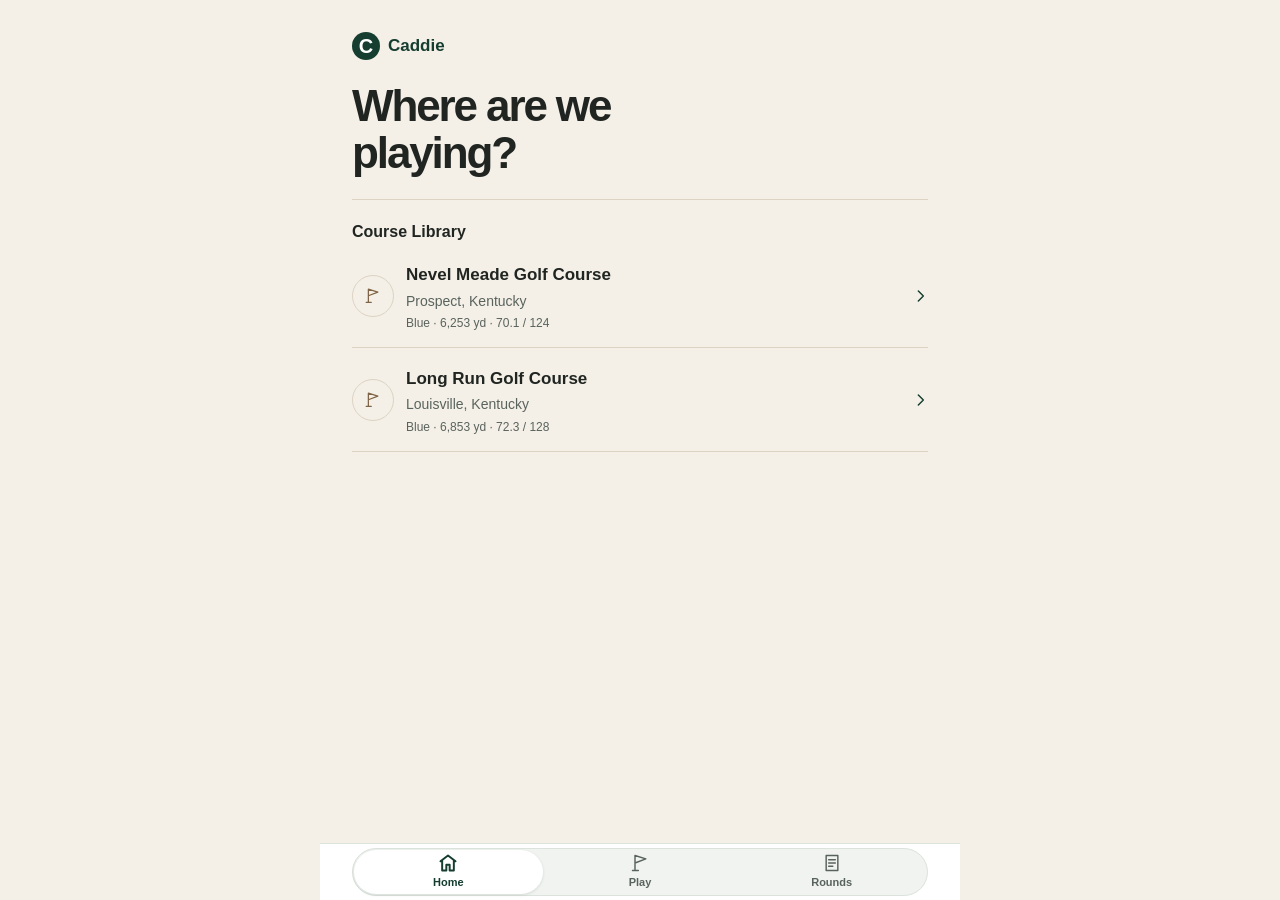
<file: index.html>
<!doctype html>
<html lang="en"><head><meta charset="utf-8">
<meta name="viewport" content="width=device-width,initial-scale=1,viewport-fit=cover">
<meta name="theme-color" content="#153D30">
<meta name="apple-mobile-web-app-capable" content="yes"><meta name="apple-mobile-web-app-status-bar-style" content="black-translucent">
<meta name="apple-mobile-web-app-title" content="Caddie">
<link rel="apple-touch-icon" href="./icons/icon-192.png"><link rel="manifest" href="./manifest.json">
<link rel="stylesheet" href="./styles.css"><title>Caddie</title></head>
<body><main id="app"><section class="loading"><div class="mark">C</div><h1>Caddie</h1><p>Loading your course library…</p></section></main>
<script src="./results.js"></script><script src="./strategy.js"></script><script src="./hole-layout.js"></script><script src="./memory.js"></script><script src="./caddie-context.js"></script><script src="./external-coach.js"></script><script src="./handoff.js"></script><script src="./app.js"></script></body></html>
</file>
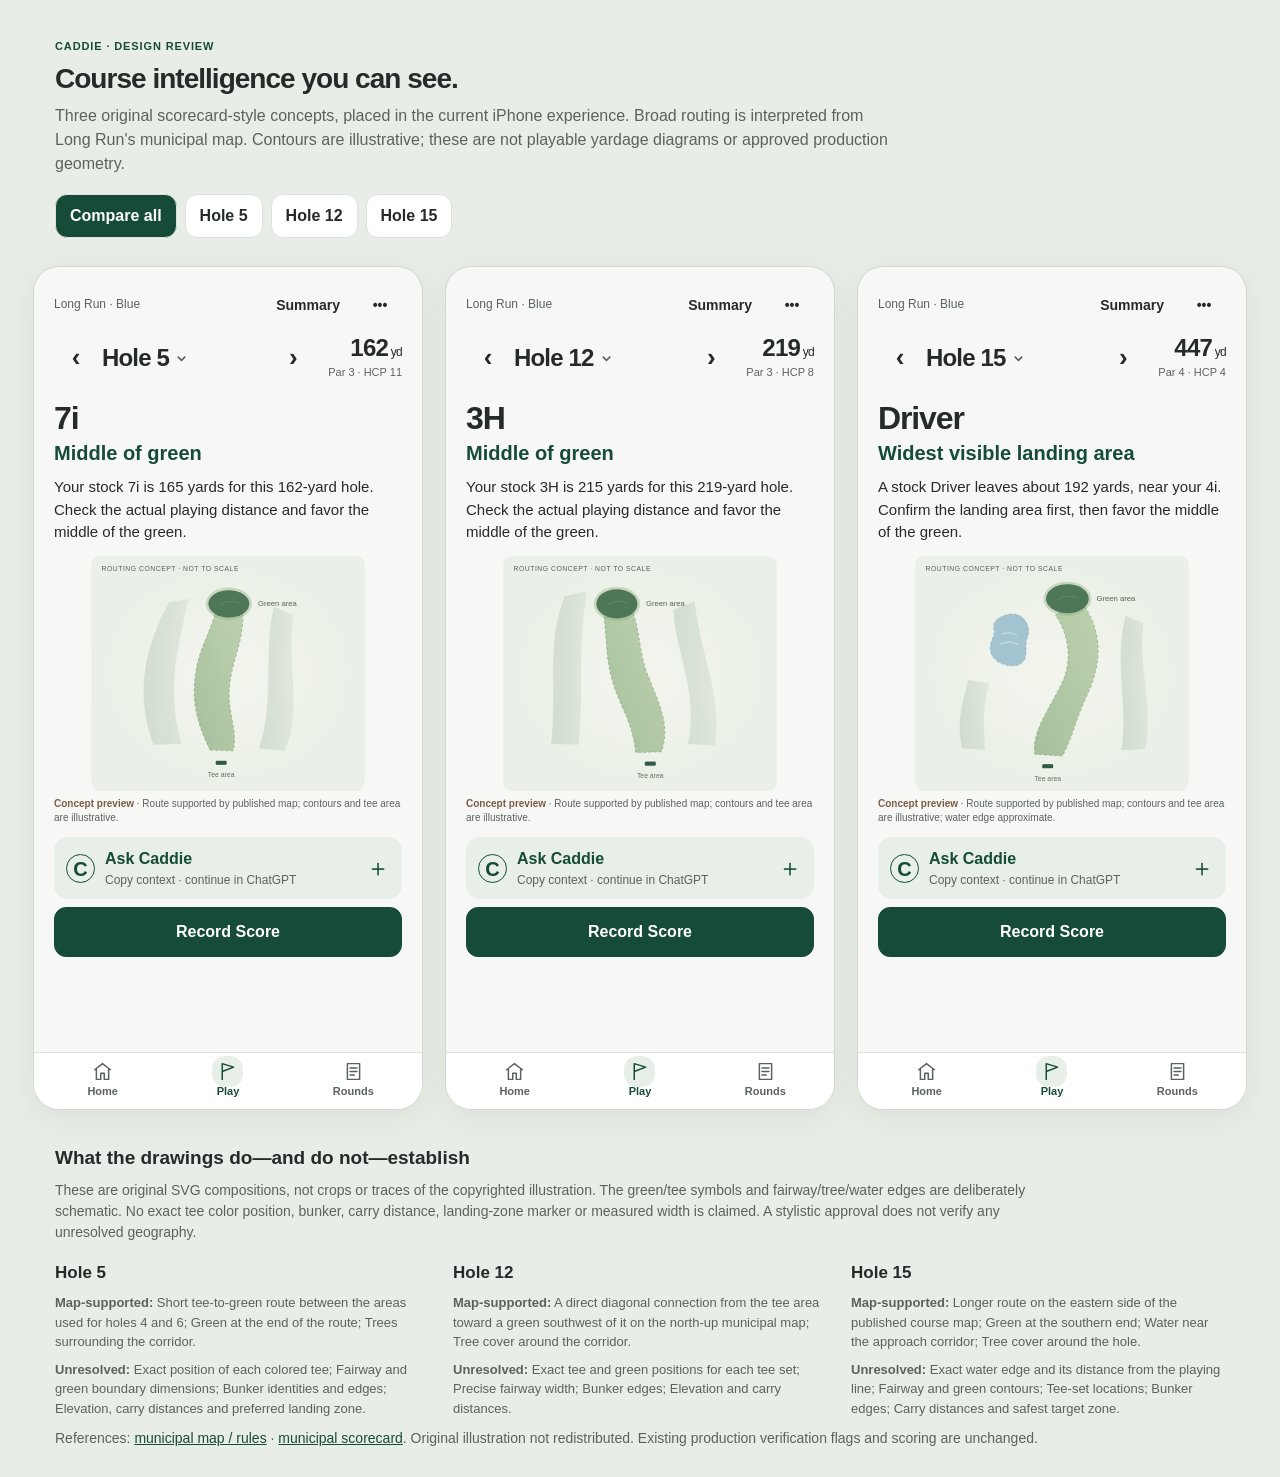
<file: design/long-run-hole-layout-concepts/index.html>
<!doctype html><html lang="en"><head><meta charset="utf-8"><meta name="viewport" content="width=device-width,initial-scale=1,viewport-fit=cover"><title>Caddie — Long Run hole visual concepts</title><style>/* Caddie V1.5 — compact iOS-style surfaces, no remote assets or UI framework. */
:root {
  --cream:#f7f8f6;
  --paper:#ffffff;
  --ink:#252b28;
  --muted:#59635d;
  --green:#164b38;
  --earth:#785d44;
  --line:#dce2dc;
  --selected:#e7efe8;
  --fairway:#a7c3a2;
  --putting:#426d50;
  --sand:#dcccaa;
  --water:#a5c4d4
}
* {
  box-sizing:border-box;
  -webkit-tap-highlight-color:transparent
}
html,body {
  margin:0;
  width:100%;
  height:100%;
  overflow:hidden;
  background:var(--cream);
  color:var(--ink);
  font-family:-apple-system,BlinkMacSystemFont,"Segoe UI",sans-serif;
  font-size:16px;
  line-height:1.45;
  font-variant-numeric:tabular-nums
}
body {
  position:fixed;
  inset:0;
  height:100dvh;
  padding:env(safe-area-inset-top,0px) env(safe-area-inset-right,0px) 0 env(safe-area-inset-left,0px)
}
#app {
  height:100%;
  max-width:640px;
  margin:auto
}
.screen {
  height:100%;
  min-height:0;
  display:flex;
  flex-direction:column
}
.content {
  flex:1;
  min-height:0;
  overflow-y:auto;
  overscroll-behavior-y:contain;
  padding:18px 22px 24px;
  -webkit-overflow-scrolling:touch
}
h1,h2,h3,p {
  margin:0
}
h1 {
  font-size:28px;
  line-height:1.12;
  letter-spacing:-.035em;
  font-weight:750;
  margin-top:8px
}
h2 {
  font-size:19px;
  line-height:1.25;
  font-weight:700
}
h3 {
  font-size:13px;
  font-weight:650
}
p {
  line-height:1.5
}
.eyebrow {
  font-size:11px;
  font-weight:700;
  letter-spacing:.08em;
  color:var(--muted)
}
.muted {
  color:var(--muted);
  font-size:13px
}
.intro {
  margin-top:14px;
  color:var(--muted)
}
.strategy {
  font-size:17px;
  line-height:1.5
}
.na {
  font-size:14px;
  color:var(--muted);
  margin-top:14px
}
button,input,textarea,select {
  font:inherit;
  color:inherit
}
button {
  cursor:pointer;
  touch-action:manipulation;
  min-height:44px;
  border:1px solid var(--line);
  border-radius:12px;
  background:transparent;
  font-weight:650
}
button:active {
  background:var(--selected)
}
button:disabled {
  opacity:.42;
  cursor:default
}
button:focus-visible,input:focus-visible,textarea:focus-visible,.scorecard:focus-visible {
  outline:3px solid var(--earth);
  outline-offset:2px
}
.primary {
  background:var(--green);
  border-color:var(--green);
  color:#fff;
  padding:12px 16px
}
.primary:active {
  background:#226347
}
.secondary {
  background:var(--paper);
  padding:10px 16px;
  color:var(--green)
}
.destructive {
  color:#9b3430;
  border:0;
  padding:10px 12px;
  background:transparent
}
.text-control {
  border:0;
  padding:0 6px;
  color:var(--green);
  font-size:14px;
  margin-bottom:10px
}
.brand {
  display:flex;
  align-items:center;
  gap:8px;
  color:var(--green);
  font-size:17px;
  font-weight:750;
  margin-bottom:18px
}
.brand-mark {
  display:grid;
  place-items:center;
  width:28px;
  height:28px;
  border-radius:50%;
  background:var(--green);
  color:#fff;
  font-size:20px
}
.library-list {
  margin:18px 0
}
.library-resume,.flow-action {
  width:100%;
  margin-top:20px
}
.course-choice {
  position:relative;
  display:block;
  width:100%;
  text-align:left;
  border:0;
  border-bottom:1px solid var(--line);
  border-radius:0;
  padding:18px 22px 18px 0;
  background:transparent
}
.course-choice:disabled {
  opacity:1;
  cursor:default;
}
.course-choice:disabled strong {
  color:var(--muted);
}
.course-choice:disabled::after {
  content:"—";
}
.course-choice::after {
  content:'›';
  position:absolute;
  right:1px;
  top:22px;
  font-size:23px;
  color:var(--muted);
  font-weight:400
}
.course-choice strong {
  display:block;
  font-size:18px;
  line-height:1.25;
  color:var(--ink)
}
.course-choice span {
  display:block;
  margin-top:5px;
  font-size:14px;
  font-weight:400;
  color:var(--muted)
}
.course-choice .history-score {
  font-size:25px;
  font-weight:700;
  color:var(--ink)
}
.start-actions {
  display:grid;
  gap:12px;
  margin-top:24px
}
.tee-warning {
  font-size:12px!important;
  color:var(--earth)!important
}
.storage-warning {
  color:var(--earth);
  border-left:3px solid var(--earth);
  padding-left:12px;
  margin:8px 0 18px;
  font-size:14px
}
.app-tabs {
  flex-shrink:0;
  display:grid;
  grid-template-columns:repeat(3,1fr);
  gap:12px;
  padding:4px 12px max(4px,env(safe-area-inset-bottom,0px));
  border-top:1px solid var(--line);
  background:var(--paper)
}
.app-tabs button {
  display:flex;
  flex-direction:column;
  align-items:center;
  justify-content:center;
  gap:2px;
  min-height:48px;
  border:0;
  color:var(--muted);
  font-size:11px
}
.app-tabs button[aria-current] {
  color:var(--green)
}
.app-tabs button[aria-current] svg {
  background:var(--selected);
  border-radius:8px;
  box-shadow:0 0 0 5px var(--selected)
}
.app-tabs svg {
  width:21px;
  height:21px;
  fill:none;
  stroke:currentColor;
  stroke-width:1.7;
  stroke-linecap:round;
  stroke-linejoin:round
}
.round-toolbar {
  display:flex;
  align-items:center;
  gap:8px;
  margin-bottom:8px
}
.round-toolbar .active-context {
  flex:1;
  color:var(--muted);
  font-size:12px
}
.round-toolbar button {
  margin:0;
  padding:0 10px;
  min-width:44px;
  color:var(--ink)
}
.screen-summary #open-summary {
  display:none
}
.hole-nav {
  display:grid;
  grid-template-columns:44px minmax(94px,1fr) 44px auto;
  gap:4px;
  align-items:center;
  margin-bottom:20px
}
.hole-nav h1 {
  margin:0;
  font-size:24px;
  min-width:0
}
.hole-nav button {
  border:0;
  min-width:44px;
  min-height:44px;
  color:var(--ink);
  font-size:26px;
  padding:0
}
.hole-nav #jump {
  display:flex;
  align-items:center;
  gap:4px;
  font-size:24px;
  letter-spacing:-.035em;
  white-space:nowrap;
  width:100%;
  text-align:left
}
.hole-nav #jump svg {
  width:15px;
  height:15px;
  fill:none;
  stroke:var(--muted);
  stroke-width:1.7;
  flex-shrink:0
}
.hole-distance {
  margin-left:9px;
  text-align:right
}
.hole-distance b {
  display:block;
  font-size:24px;
  line-height:1.1;
  letter-spacing:-.03em
}
.hole-distance small {
  font-size:12px;
  font-weight:500
}
.hole-distance span {
  display:block;
  color:var(--muted);
  font-size:11px;
  margin-top:4px
}
.recommendation {
  padding:0 0 16px;
  border:0;
  border-radius:0;
  background:transparent;
  box-shadow:none
}
.recommendation>.eyebrow {
  display:none
}
.recommended-club {
  font-size:32px;
  line-height:1.1;
  letter-spacing:-.035em;
  font-weight:750;
  color:var(--ink)
}
.target {
  font-size:20px;
  font-weight:550;
  color:var(--green);
  line-height:1.25;
  margin-top:5px
}
.target-label {
  display:none
}
.recommendation .strategy {
  font-size:16px;
  line-height:1.55;
  margin-top:14px;
  max-width:54ch
}
.layout-unavailable {
  display:flex;
  align-items:center;
  gap:7px;
  font-size:12px;
  color:var(--muted);
  padding:10px 0;
  border-top:1px solid var(--line);
  border-bottom:1px solid var(--line)
}
.layout-unavailable span {
  font-size:20px;
  line-height:1
}
.hole-layout {
  margin:0;
  padding:8px 0
}
.hole-layout svg {
  display:block;
  width:100%;
  height:clamp(140px,24dvh,220px);
  background:#eff3ed;
  border-radius:8px
}
.hole-layout figcaption {
  font-size:10px;
  color:var(--muted);
  margin-top:3px
}
.layout-fairway {
  fill:var(--fairway)
}
.layout-green,.layout-trees {
  fill:var(--putting)
}
.layout-bunker {
  fill:var(--sand)
}
.layout-water {
  fill:var(--water)
}
.layout-tee {
  fill:var(--green);
  stroke:#fff;
  stroke-width:.7
}
.layout-target {
  fill:transparent;
  stroke:#8b5c26;
  stroke-width:1;
  stroke-dasharray:1.5 1
}
.hole-actions {
  display:grid;
  gap:10px;
  margin-top:14px
}
.hole-actions .ask-control {
  display:flex;
  align-items:center;
  gap:10px;
  border:0;
  border-radius:14px;
  background:var(--selected);
  padding:10px 12px;
  min-height:62px;
  text-align:left;
  color:var(--green)
}
.ask-control strong {
  display:block;
  font-size:16px
}
.ask-control small {
  display:block;
  margin-top:2px;
  color:var(--muted);
  font-size:12px;
  font-weight:400
}
.intelligence-mark {
  width:32px;
  height:32px;
  flex-shrink:0;
  color:var(--green)
}
.ask-arrow {
  margin-left:auto;
  font-size:24px;
  font-weight:400
}
.hole-actions #record-score {
  min-height:48px
}
.course-heading {
  margin:16px 0 20px
}
.course-heading h1 {
  font-size:30px;
  max-width:17ch
}
.location {
  margin-top:10px;
  color:var(--muted)
}
.course-primary,.course-secondary {
  display:flex;
  gap:26px;
  flex-wrap:wrap
}
.metric b {
  display:block;
  font-size:28px;
  line-height:1.15;
  font-weight:750;
  overflow-wrap:anywhere
}
.metric span {
  display:block;
  font-size:12px;
  color:var(--muted);
  margin-top:5px
}
.course-secondary {
  margin-top:20px;
  padding-bottom:20px;
  border-bottom:1px solid var(--line)
}
.course-secondary .metric b {
  font-size:19px
}
.rating-note {
  margin-top:12px
}
.course-facts {
  margin-top:14px
}
.course-facts .summaryrow {
  display:grid;
  grid-template-columns:100px 1fr;
  gap:14px;
  padding:11px 0
}
.course-facts .summaryrow span {
  font-size:13px;
  color:var(--muted)
}
.course-facts .summaryrow b {
  font-size:15px;
  font-weight:500
}
.mission {
  margin:24px 0;
  padding:0;
  border:0;
  background:transparent
}
.mission h2 {
  font-size:12px;
  color:var(--earth);
  margin-bottom:10px
}
.mission .strategy {
  font-size:20px;
  font-weight:550
}
.briefing section {
  padding:16px 0;
  border-top:1px solid var(--line)
}
.briefing h2 {
  font-size:16px;
  margin-bottom:6px
}
.briefing p {
  font-size:15px;
  color:var(--muted)
}
.club-distances {
  margin-top:24px
}
.clubgrid {
  display:grid;
  grid-template-columns:repeat(3,1fr);
  gap:14px;
  margin-top:16px
}
.club b,.club span {
  display:block
}
.club span {
  font-size:13px;
  color:var(--muted)
}
.tracker fieldset {
  border:0;
  padding:0;
  margin:16px 0 0
}
.tracker legend,.tracker>label {
  font-weight:650;
  font-size:14px;
  margin-bottom:6px
}
.choices {
  display:flex;
  gap:3px;
  padding:3px;
  background:var(--cream);
  border-radius:12px
}
.choices button {
  flex:1;
  min-width:0;
  min-height:48px;
  border:0;
  border-radius:9px;
  background:var(--cream);
  font-size:15px;
  padding:4px 2px
}
.choices button.active {
  background:var(--green);
  color:#fff
}
.exact {
  display:flex;
  align-items:center;
  gap:8px;
  margin-top:12px
}
.exact label {
  flex:1;
  font-size:13px
}
.exact button {
  min-width:44px;
  font-size:20px
}
.exact input {
  width:64px;
  min-height:44px;
  text-align:center;
  border:1px solid var(--line);
  border-radius:8px;
  background:var(--cream);
  font-size:16px
}
.tracker>label {
  display:block;
  margin-top:16px
}
.tracker textarea,textarea {
  display:block;
  width:100%;
  padding:10px;
  border:1px solid var(--line);
  border-radius:10px;
  background:var(--cream);
  font:inherit;
  font-size:16px;
  resize:vertical
}
.tracker #save-status {
  font-size:12px;
  color:var(--muted);
  margin-top:8px;
  min-height:18px
}
.screen-summary h1+p {
  margin-top:10px;
  color:var(--muted)
}
.round-totals {
  margin-top:24px
}
.totals {
  display:grid;
  grid-template-columns:1fr 1fr;
  gap:18px;
  margin-top:12px
}
.totals .metric:nth-child(-n+2) b {
  font-size:44px;
  line-height:1;
  letter-spacing:-.045em
}
.totals .metric:nth-child(n+3) b {
  font-size:20px
}
.summary-actions {
  display:grid;
  gap:8px;
  margin-top:20px
}
.summary-actions #copy-status:empty,#ask-status:empty {
  display:none
}
#copy-status {
  font-size:14px;
  color:var(--green)
}
#copy-fallback {
  margin-top:8px
}
#copy-fallback textarea {
  margin:8px 0
}
#copy-fallback p {
  font-size:14px;
  margin-top:8px
}
#select-report {
  width:100%
}
.scorecard-section {
  margin-top:24px
}
.scorecard-section>p {
  font-size:12px;
  color:var(--muted);
  margin:6px 0 12px
}
.scorecard {
  max-height:52dvh;
  overflow:auto;
  overscroll-behavior:contain
}
table {
  border-collapse:collapse;
  width:100%;
  font-size:13px;
  white-space:nowrap
}
th,td {
  padding:8px 7px;
  border-bottom:1px solid var(--line);
  text-align:center
}
thead th {
  font-size:11px;
  color:var(--muted);
  font-weight:650
}
.scorecard thead {
  position:sticky;
  top:0;
  background:var(--cream);
  z-index:2
}
th:first-child {
  position:sticky;
  left:0;
  background:var(--cream)
}
th button {
  min-width:44px;
  min-height:44px;
  border:0;
  color:var(--green);
  text-decoration:underline;
  text-underline-offset:4px
}
.scorecard td:nth-child(3) {
  font-weight:750;
  font-size:17px
}
.note-cell {
  white-space:normal;
  min-width:160px;
  max-width:240px;
  overflow-wrap:anywhere;
  text-align:left
}
.round-stats {
  display:grid;
  grid-template-columns:1fr 1fr;
  gap:18px;
  margin-top:24px;
  padding:18px 0;
  border-top:1px solid var(--line)
}
.stat .summaryrow {
  display:flex;
  flex-direction:column-reverse;
  gap:3px
}
.stat .summaryrow b {
  font-size:24px;
  line-height:1.2
}
.stat .summaryrow span {
  font-size:13px;
  font-weight:600
}
.stat .muted {
  font-size:12px;
  margin-top:4px
}
.new-round-section {
  margin-top:24px
}
.new-round-section p {
  margin-top:8px
}
.new-round-section button {
  width:100%
}
#exit-home {
  margin-top:12px
}
.bottom-sheet,#ask-sheet {
  position:fixed;
  color:var(--ink);
  background:var(--paper);
  border:0;
  border-radius:24px 24px 0 0;
  width:min(100%,540px);
  max-width:100%;
  max-height:min(calc(100dvh - env(safe-area-inset-top,0px) - 12px),calc(var(--visual-height,100dvh) - env(safe-area-inset-top,0px) - 12px));
  margin:auto auto var(--keyboard-bottom,0px);
  padding:18px max(18px,env(safe-area-inset-right,0px)) max(18px,env(safe-area-inset-bottom,0px)) max(18px,env(safe-area-inset-left,0px));
  overflow-y:auto;
  overscroll-behavior:contain
}
.bottom-sheet::backdrop,#ask-sheet::backdrop {
  background:rgb(17 32 24 / .35)
}
.bottom-sheet[open] {
  display:flex;
  flex-direction:column
}
.sheet-heading {
  display:flex;
  align-items:center;
  gap:8px;
  flex-shrink:0;
  margin:0 0 12px
}
.sheet-heading h2 {
  flex:1;
  font-size:17px
}
.sheet-heading button {
  min-width:44px;
  min-height:44px;
  border:0;
  font-size:24px
}
.sheet-body {
  min-height:0;
  overflow-y:auto;
  overscroll-behavior:contain;
  padding:0 2px 8px
}
.sheet-footer {
  flex-shrink:0;
  padding-top:10px;
  border-top:1px solid var(--line)
}
.sheet-footer button {
  width:100%
}
#score-sheet fieldset:first-child {
  margin-top:0
}
.menu-items {
  display:grid;
  gap:2px
}
.menu-items button {
  border:0;
  border-bottom:1px solid var(--line);
  border-radius:0;
  text-align:left;
  padding:12px 6px;
  color:var(--ink)
}
body:has(dialog[open]) .content {
  overflow:hidden
}
#ask-sheet p {
  margin:12px 0
}
.sheet-actions {
  display:grid;
  gap:8px;
  margin-top:18px
}
.sheet-actions button {
  font-size:13px
}
#ask-status {
  font-weight:650;
  color:var(--green)
}
#open-chatgpt {
  color:var(--green);
  font-weight:700;
  min-height:44px;
  padding:10px 0
}
#open-chatgpt:not([hidden]) {
  display:block
}
#ask-fallback textarea {
  margin:8px 0
}
#ask-fallback button {
  width:100%;
  margin-top:8px
}
.nine {
  margin:18px 0
}
.nine h3 {
  color:var(--muted);
  margin-bottom:8px
}
.hole-grid {
  display:grid;
  grid-template-columns:repeat(9,minmax(0,1fr));
  gap:4px
}
.hole-grid button {
  position:relative;
  min-height:58px;
  border:0;
  border-radius:10px;
  background:var(--cream);
  padding:6px 0
}
.hole-grid button[aria-pressed=true] {
  background:var(--green);
  color:#fff
}
.hole-grid b,.hole-grid small {
  display:block
}
.hole-grid b {
  font-size:17px
}
.hole-grid small {
  font-size:11px;
  font-weight:400
}
.playing-dot {
  position:absolute;
  right:4px;
  top:4px;
  width:4px;
  height:4px;
  background:currentColor;
  border-radius:50%
}
.sr-only {
  position:absolute;
  width:1px;
  height:1px;
  overflow:hidden;
  clip-path:inset(50%)
}
.loading {
  height:100%;
  display:grid;
  place-content:center;
  text-align:center;
  padding:24px
}
.mark {
  margin:auto;
  color:var(--green);
  font-size:50px;
  font-weight:800
}
@media(max-width:440px) {
  .hole-grid {
    grid-template-columns:repeat(5,minmax(44px,1fr));
    gap:6px
  }
}
@media(max-width:360px) {
  .content {
    padding:14px 16px 20px
  }
  .hole-nav {
    grid-template-columns:44px minmax(90px,1fr) 44px auto;
    gap:2px;
    margin-bottom:16px
  }
  .hole-nav #jump {
    font-size:22px
  }
  .hole-distance {
    margin-left:6px
  }
  .hole-distance b {
    font-size:22px
  }
  .recommended-club {
    font-size:30px
  }
  .course-primary,.course-secondary {
    gap:20px
  }
}
@media(min-width:600px) {
  .content {
    padding:24px 32px
  }
  .course-heading h1 {
    font-size:36px
  }
}
@media(prefers-reduced-motion:no-preference) {
  button {
    transition:background-color .12s ease,color .12s ease
  }
}

html{height:auto;overflow:auto}body{position:static;height:auto;overflow:auto;padding:0;background:#e9ede7}.review-header,.evidence{max-width:1218px;margin:auto;padding:28px 24px}.review-header h1{font-size:28px}.review-header p{max-width:840px;margin-top:10px;color:var(--muted)}.review-header .eyebrow{color:var(--green)}.concept-controls{display:flex;gap:8px;flex-wrap:wrap;margin-top:18px}.concept-controls button{background:white;padding:8px 14px}.concept-controls button[aria-pressed=true]{background:var(--green);color:white}.phones{display:flex;justify-content:center;align-items:flex-start;flex-wrap:wrap;gap:22px;padding:0 18px 24px}.phone{width:390px;height:844px;border:1px solid #d1d9d0;border-radius:26px;overflow:hidden;background:var(--cream);box-shadow:0 8px 30px #18372210}.phone .content{padding:16px 20px 18px}.mock-jump{display:flex;align-items:center;gap:5px;font-size:24px!important;white-space:nowrap;letter-spacing:-.035em}.mock-jump svg{width:15px;height:15px;fill:none;stroke:var(--muted);stroke-width:1.7}.concept-layout{margin:0}.concept-layout>svg{display:block;width:100%;height:235px}.concept-layout figcaption{font-size:10px;line-height:1.4;color:var(--muted);margin-top:6px}.concept-layout figcaption span{font-weight:700;color:var(--earth)}.concept-c{display:grid;place-items:center;width:29px;height:29px;border:1px solid var(--green);border-radius:50%;font-size:20px}.phone .hole-actions{gap:8px;margin-top:12px}.phone .hole-actions .ask-control{min-height:56px}.phone .recommendation{padding-bottom:12px}.phone .recommendation .strategy{font-size:15px;line-height:1.5;margin-top:10px}.evidence{padding-top:12px}.evidence>p{color:var(--muted);font-size:14px;max-width:1000px;margin-top:10px}.evidence-grid{display:grid;grid-template-columns:repeat(3,1fr);gap:24px;margin-top:18px}.evidence-grid h3{font-size:17px}.evidence-grid p{font-size:13px;margin-top:8px;color:var(--muted)}.evidence a{color:var(--green)}.prototype-toast{position:fixed;bottom:24px;left:50%;transform:translateX(-50%);max-width:90%;padding:12px 18px;border-radius:12px;background:#24382d;color:white;font-size:13px;z-index:20}.prototype-toast[hidden]{display:none}[hidden]{display:none!important}body.capture{position:fixed;inset:0;height:100dvh;overflow:hidden;background:var(--cream)}body.capture .review-header,body.capture .evidence{display:none}body.capture .phones{display:block;padding:0}body.capture .phone{width:100%;height:100dvh;max-width:none;border:0;border-radius:0;box-shadow:none}body.capture .phone .content{padding:16px 20px 18px}@media(max-width:700px){.evidence-grid{grid-template-columns:1fr}.phone{max-width:100%}.review-header,.evidence{padding:22px 18px}}@media(max-height:700px){body.capture .concept-layout>svg{height:180px}}</style></head><body><header class="review-header"><p class="eyebrow">CADDIE · DESIGN REVIEW</p><h1>Course intelligence you can see.</h1><p>Three original scorecard-style concepts, placed in the current iPhone experience. Broad routing is interpreted from Long Run's municipal map. Contours are illustrative; these are not playable yardage diagrams or approved production geometry.</p><nav class="concept-controls" aria-label="Concept selection"><button data-show="all" aria-pressed="true">Compare all</button><button data-show="5" aria-pressed="false">Hole 5</button><button data-show="12" aria-pressed="false">Hole 12</button><button data-show="15" aria-pressed="false">Hole 15</button></nav></header><div class="phones"><article class="phone" data-hole="5"><section class="screen"><main class="content"><div class="round-toolbar"><span class="active-context">Long Run · Blue</span><button class="text-control mock-action">Summary</button><button class="text-control mock-action" aria-label="Round menu">•••</button></div><nav class="hole-nav" aria-label="Hole navigation"><button class="mock-action" aria-label="Previous hole">‹</button><h1><button class="mock-jump">Hole 5<svg viewBox="0 0 16 16" aria-hidden="true"><path d="m4 6 4 4 4-4"/></svg></button></h1><button class="mock-action" aria-label="Next hole">›</button><div class="hole-distance"><b>162<small> yd</small></b><span>Par 3 · HCP 11</span></div></nav><section class="recommendation"><h2 class="recommended-club">7i</h2><p class="target">Middle of green</p><p class="strategy">Your stock 7i is 165 yards for this 162-yard hole. Check the actual playing distance and favor the middle of the green.</p></section><figure class="concept-layout"><svg xmlns="http://www.w3.org/2000/svg" viewBox="0 0 320 275" role="img" aria-labelledby="title-5 desc-5"><title id="title-5">Long Run Hole 5 — routing concept</title><desc id="desc-5">Short tee-to-green route between the areas used for holes 4 and 6. Green at the end of the route. Trees surrounding the corridor. Original illustrative contours, not measured course geometry. Tee area is not tee-specific; no carry distances or target zone are shown.</desc><defs><linearGradient id="fairway-5" x1="0" y1="1" x2="1" y2="0"><stop stop-color="#a6c09c"/><stop offset="1" stop-color="#bfd1af"/></linearGradient><linearGradient id="trees-5" x1="0" x2="1"><stop stop-color="#739575" stop-opacity=".22"/><stop offset="1" stop-color="#496e53" stop-opacity=".08"/></linearGradient><radialGradient id="canvas-5"><stop stop-color="#f3f5ed"/><stop offset="1" stop-color="#eaf0e7"/></radialGradient></defs><rect width="320" height="275" rx="10" fill="url(#canvas-5)"/><path d="M 73 221 C 50 162 63 105 91 54 L 114 50 C 98 118 89 163 106 220 Z" fill="url(#trees-5)"/><path d="M 196 225 C 215 176 201 106 214 59 L 237 70 C 228 123 248 184 226 228 Z" fill="url(#trees-5)"/><path d="M 139 227 C 125 198 117 172 122 139 C 125 111 140 88 145 67 L 177 63 C 180 96 164 124 162 151 C 158 181 172 204 166 228 Z" fill="url(#fairway-5)" stroke="#8fac86" stroke-width="1" stroke-dasharray="3 3"/><ellipse cx="161" cy="56" rx="27" ry="19" fill="#8eac83" opacity=".4"/><ellipse cx="161" cy="56" rx="24" ry="16" fill="#4e7757"/><path d="M 150 57 Q 161 50 173 55" fill="none" stroke="#6f936e" stroke-width=".7"/><rect x="145" y="239" width="14" height="6" rx="2" fill="#315b42" stroke="#fff" stroke-width="1"/><text x="195" y="59" font-family="-apple-system,Segoe UI,sans-serif" font-size="9" fill="#526453">Green area</text><text x="152" y="259" text-anchor="middle" font-family="-apple-system,Segoe UI,sans-serif" font-size="8" fill="#647261">Tee area</text><text x="12" y="18" font-family="-apple-system,Segoe UI,sans-serif" font-size="8" letter-spacing=".6" fill="#526453">ROUTING CONCEPT · NOT TO SCALE</text></svg><figcaption><span>Concept preview</span> · Route supported by published map; contours and tee area are illustrative.</figcaption></figure><div class="hole-actions"><button class="ask-control mock-action"><span class="concept-c" aria-hidden="true">C</span><span><strong>Ask Caddie</strong><small>Copy context · continue in ChatGPT</small></span><span class="ask-arrow" aria-hidden="true">＋</span></button><button class="primary mock-action">Record Score</button></div></main><nav class="app-tabs" aria-label="App navigation"><button class="mock-action" ><svg viewBox="0 0 24 24" aria-hidden="true"><path d="M3 10 12 3l9 7M5 9v12h5v-7h4v7h5V9"/></svg><span>Home</span></button><button class="mock-action" aria-current="page"><svg viewBox="0 0 24 24" aria-hidden="true"><path d="M6 21V3l13 4-13 5"/></svg><span>Play</span></button><button class="mock-action" ><svg viewBox="0 0 24 24" aria-hidden="true"><path d="M5 3h14v18H5zM8 8h8M8 12h8M8 16h5"/></svg><span>Rounds</span></button></nav></section></article><article class="phone" data-hole="12"><section class="screen"><main class="content"><div class="round-toolbar"><span class="active-context">Long Run · Blue</span><button class="text-control mock-action">Summary</button><button class="text-control mock-action" aria-label="Round menu">•••</button></div><nav class="hole-nav" aria-label="Hole navigation"><button class="mock-action" aria-label="Previous hole">‹</button><h1><button class="mock-jump">Hole 12<svg viewBox="0 0 16 16" aria-hidden="true"><path d="m4 6 4 4 4-4"/></svg></button></h1><button class="mock-action" aria-label="Next hole">›</button><div class="hole-distance"><b>219<small> yd</small></b><span>Par 3 · HCP 8</span></div></nav><section class="recommendation"><h2 class="recommended-club">3H</h2><p class="target">Middle of green</p><p class="strategy">Your stock 3H is 215 yards for this 219-yard hole. Check the actual playing distance and favor the middle of the green.</p></section><figure class="concept-layout"><svg xmlns="http://www.w3.org/2000/svg" viewBox="0 0 320 275" role="img" aria-labelledby="title-12 desc-12"><title id="title-12">Long Run Hole 12 — routing concept</title><desc id="desc-12">A direct diagonal connection from the tee area toward a green southwest of it on the north-up municipal map. Tree cover around the corridor. Original illustrative contours, not measured course geometry. Tee area is not tee-specific; no carry distances or target zone are shown.</desc><defs><linearGradient id="fairway-12" x1="0" y1="1" x2="1" y2="0"><stop stop-color="#a6c09c"/><stop offset="1" stop-color="#bfd1af"/></linearGradient><linearGradient id="trees-12" x1="0" x2="1"><stop stop-color="#739575" stop-opacity=".22"/><stop offset="1" stop-color="#496e53" stop-opacity=".08"/></linearGradient><radialGradient id="canvas-12"><stop stop-color="#f3f5ed"/><stop offset="1" stop-color="#eaf0e7"/></radialGradient></defs><rect width="320" height="275" rx="10" fill="url(#canvas-12)"/><path d="M 56 220 C 64 160 49 103 72 47 L 98 41 C 86 107 95 162 88 221 Z" fill="url(#trees-12)"/><path d="M 216 220 C 229 162 202 114 199 63 L 224 53 C 231 118 257 164 248 222 Z" fill="url(#trees-12)"/><path d="M 155 230 C 152 195 135 173 128 147 C 120 121 121 95 118 71 L 150 61 C 161 90 158 110 169 139 C 179 166 197 197 185 229 Z" fill="url(#fairway-12)" stroke="#8fac86" stroke-width="1" stroke-dasharray="3 3"/><ellipse cx="133" cy="56" rx="27" ry="20" fill="#8eac83" opacity=".4"/><ellipse cx="133" cy="56" rx="24" ry="17" fill="#4e7757"/><path d="M 122 57 Q 133 50 145 55" fill="none" stroke="#6f936e" stroke-width=".7"/><rect x="165" y="240" width="14" height="6" rx="2" fill="#315b42" stroke="#fff" stroke-width="1"/><text x="167" y="59" font-family="-apple-system,Segoe UI,sans-serif" font-size="9" fill="#526453">Green area</text><text x="172" y="260" text-anchor="middle" font-family="-apple-system,Segoe UI,sans-serif" font-size="8" fill="#647261">Tee area</text><text x="12" y="18" font-family="-apple-system,Segoe UI,sans-serif" font-size="8" letter-spacing=".6" fill="#526453">ROUTING CONCEPT · NOT TO SCALE</text></svg><figcaption><span>Concept preview</span> · Route supported by published map; contours and tee area are illustrative.</figcaption></figure><div class="hole-actions"><button class="ask-control mock-action"><span class="concept-c" aria-hidden="true">C</span><span><strong>Ask Caddie</strong><small>Copy context · continue in ChatGPT</small></span><span class="ask-arrow" aria-hidden="true">＋</span></button><button class="primary mock-action">Record Score</button></div></main><nav class="app-tabs" aria-label="App navigation"><button class="mock-action" ><svg viewBox="0 0 24 24" aria-hidden="true"><path d="M3 10 12 3l9 7M5 9v12h5v-7h4v7h5V9"/></svg><span>Home</span></button><button class="mock-action" aria-current="page"><svg viewBox="0 0 24 24" aria-hidden="true"><path d="M6 21V3l13 4-13 5"/></svg><span>Play</span></button><button class="mock-action" ><svg viewBox="0 0 24 24" aria-hidden="true"><path d="M5 3h14v18H5zM8 8h8M8 12h8M8 16h5"/></svg><span>Rounds</span></button></nav></section></article><article class="phone" data-hole="15"><section class="screen"><main class="content"><div class="round-toolbar"><span class="active-context">Long Run · Blue</span><button class="text-control mock-action">Summary</button><button class="text-control mock-action" aria-label="Round menu">•••</button></div><nav class="hole-nav" aria-label="Hole navigation"><button class="mock-action" aria-label="Previous hole">‹</button><h1><button class="mock-jump">Hole 15<svg viewBox="0 0 16 16" aria-hidden="true"><path d="m4 6 4 4 4-4"/></svg></button></h1><button class="mock-action" aria-label="Next hole">›</button><div class="hole-distance"><b>447<small> yd</small></b><span>Par 4 · HCP 4</span></div></nav><section class="recommendation"><h2 class="recommended-club">Driver</h2><p class="target">Widest visible landing area</p><p class="strategy">A stock Driver leaves about 192 yards, near your 4i. Confirm the landing area first, then favor the middle of the green.</p></section><figure class="concept-layout"><svg xmlns="http://www.w3.org/2000/svg" viewBox="0 0 320 275" role="img" aria-labelledby="title-15 desc-15"><title id="title-15">Long Run Hole 15 — routing concept</title><desc id="desc-15">Longer route on the eastern side of the published course map. Green at the southern end. Water near the approach corridor. Tree cover around the hole. Original illustrative contours, not measured course geometry. Tee area is not tee-specific; no carry distances or target zone are shown.</desc><defs><linearGradient id="fairway-15" x1="0" y1="1" x2="1" y2="0"><stop stop-color="#a6c09c"/><stop offset="1" stop-color="#bfd1af"/></linearGradient><linearGradient id="trees-15" x1="0" x2="1"><stop stop-color="#739575" stop-opacity=".22"/><stop offset="1" stop-color="#496e53" stop-opacity=".08"/></linearGradient><radialGradient id="canvas-15"><stop stop-color="#f3f5ed"/><stop offset="1" stop-color="#eaf0e7"/></radialGradient></defs><rect width="320" height="275" rx="10" fill="url(#canvas-15)"/><path d="M 55 225 C 47 193 57 166 62 145 L 87 149 C 77 179 81 203 82 227 Z" fill="url(#trees-15)"/><path d="M 241 227 C 250 181 232 123 246 70 L 267 79 C 260 127 280 179 269 226 Z" fill="url(#trees-15)"/><path d="M 104 70 C 121 62 136 77 132 93 C 126 106 135 119 122 127 C 107 132 90 124 88 111 C 86 100 94 94 92 86 C 90 78 96 72 104 70 Z" fill="#a4c3d0" stroke="#89afbf" stroke-width=".8" stroke-dasharray="3 3"/><path d="M 101 92 Q 110 87 119 93 M 100 103 Q 110 98 121 104" fill="none" stroke="#d9e9eb" stroke-width="1"/><path d="M 140 232 C 136 207 156 180 169 154 C 184 128 182 95 164 69 L 194 53 C 226 96 213 138 200 165 C 186 196 183 215 172 234 Z" fill="url(#fairway-15)" stroke="#8fac86" stroke-width="1" stroke-dasharray="3 3"/><ellipse cx="178" cy="50" rx="28" ry="20" fill="#8eac83" opacity=".4"/><ellipse cx="178" cy="50" rx="25" ry="17" fill="#4e7757"/><path d="M 167 51 Q 178 44 190 49" fill="none" stroke="#6f936e" stroke-width=".7"/><rect x="148" y="243" width="14" height="6" rx="2" fill="#315b42" stroke="#fff" stroke-width="1"/><text x="212" y="53" font-family="-apple-system,Segoe UI,sans-serif" font-size="9" fill="#526453">Green area</text><text x="155" y="263" text-anchor="middle" font-family="-apple-system,Segoe UI,sans-serif" font-size="8" fill="#647261">Tee area</text><text x="12" y="18" font-family="-apple-system,Segoe UI,sans-serif" font-size="8" letter-spacing=".6" fill="#526453">ROUTING CONCEPT · NOT TO SCALE</text></svg><figcaption><span>Concept preview</span> · Route supported by published map; contours and tee area are illustrative; water edge approximate.</figcaption></figure><div class="hole-actions"><button class="ask-control mock-action"><span class="concept-c" aria-hidden="true">C</span><span><strong>Ask Caddie</strong><small>Copy context · continue in ChatGPT</small></span><span class="ask-arrow" aria-hidden="true">＋</span></button><button class="primary mock-action">Record Score</button></div></main><nav class="app-tabs" aria-label="App navigation"><button class="mock-action" ><svg viewBox="0 0 24 24" aria-hidden="true"><path d="M3 10 12 3l9 7M5 9v12h5v-7h4v7h5V9"/></svg><span>Home</span></button><button class="mock-action" aria-current="page"><svg viewBox="0 0 24 24" aria-hidden="true"><path d="M6 21V3l13 4-13 5"/></svg><span>Play</span></button><button class="mock-action" ><svg viewBox="0 0 24 24" aria-hidden="true"><path d="M5 3h14v18H5zM8 8h8M8 12h8M8 16h5"/></svg><span>Rounds</span></button></nav></section></article></div><aside class="evidence"><h2>What the drawings do—and do not—establish</h2><p>These are original SVG compositions, not crops or traces of the copyrighted illustration. The green/tee symbols and fairway/tree/water edges are deliberately schematic. No exact tee color position, bunker, carry distance, landing-zone marker or measured width is claimed. A stylistic approval does not verify any unresolved geography.</p><div class="evidence-grid"><section><h3>Hole 5</h3><p><b>Map-supported:</b> Short tee-to-green route between the areas used for holes 4 and 6; Green at the end of the route; Trees surrounding the corridor.</p><p><b>Unresolved:</b> Exact position of each colored tee; Fairway and green boundary dimensions; Bunker identities and edges; Elevation, carry distances and preferred landing zone.</p></section><section><h3>Hole 12</h3><p><b>Map-supported:</b> A direct diagonal connection from the tee area toward a green southwest of it on the north-up municipal map; Tree cover around the corridor.</p><p><b>Unresolved:</b> Exact tee and green positions for each tee set; Precise fairway width; Bunker edges; Elevation and carry distances.</p></section><section><h3>Hole 15</h3><p><b>Map-supported:</b> Longer route on the eastern side of the published course map; Green at the southern end; Water near the approach corridor; Tree cover around the hole.</p><p><b>Unresolved:</b> Exact water edge and its distance from the playing line; Fairway and green contours; Tee-set locations; Bunker edges; Carry distances and safest target zone.</p></section></div><p>References: <a href="https://louisvilleky.gov/sites/default/files/2022-08/Longrun-map.jpg" target="_blank" rel="noopener">municipal map / rules</a> · <a href="https://louisvilleky.gov/sites/default/files/2022-08/Longrun-score.jpg" target="_blank" rel="noopener">municipal scorecard</a>. Original illustration not redistributed. Existing production verification flags and scoring are unchanged.</p></aside><p class="prototype-toast" role="status" hidden></p><script>const query=new URLSearchParams(location.search),selected=query.get('hole');function show(value){document.querySelectorAll('.phone').forEach(p=>p.hidden=value!=='all'&&p.dataset.hole!==value);document.querySelectorAll('[data-show]').forEach(b=>b.setAttribute('aria-pressed',String(b.dataset.show===value)))}if(selected&&['5','12','15'].includes(selected))show(selected);if(query.has('capture'))document.body.classList.add('capture');document.querySelectorAll('[data-show]').forEach(b=>b.onclick=()=>show(b.dataset.show));let timer;document.querySelectorAll('.mock-action,.mock-jump').forEach(b=>b.onclick=()=>{const status=document.querySelector('.prototype-toast');status.textContent='Visual prototype — scoring and ChatGPT handoff remain in the production app.';status.hidden=false;clearTimeout(timer);timer=setTimeout(()=>status.hidden=true,3500)});</script></body></html>
</file>
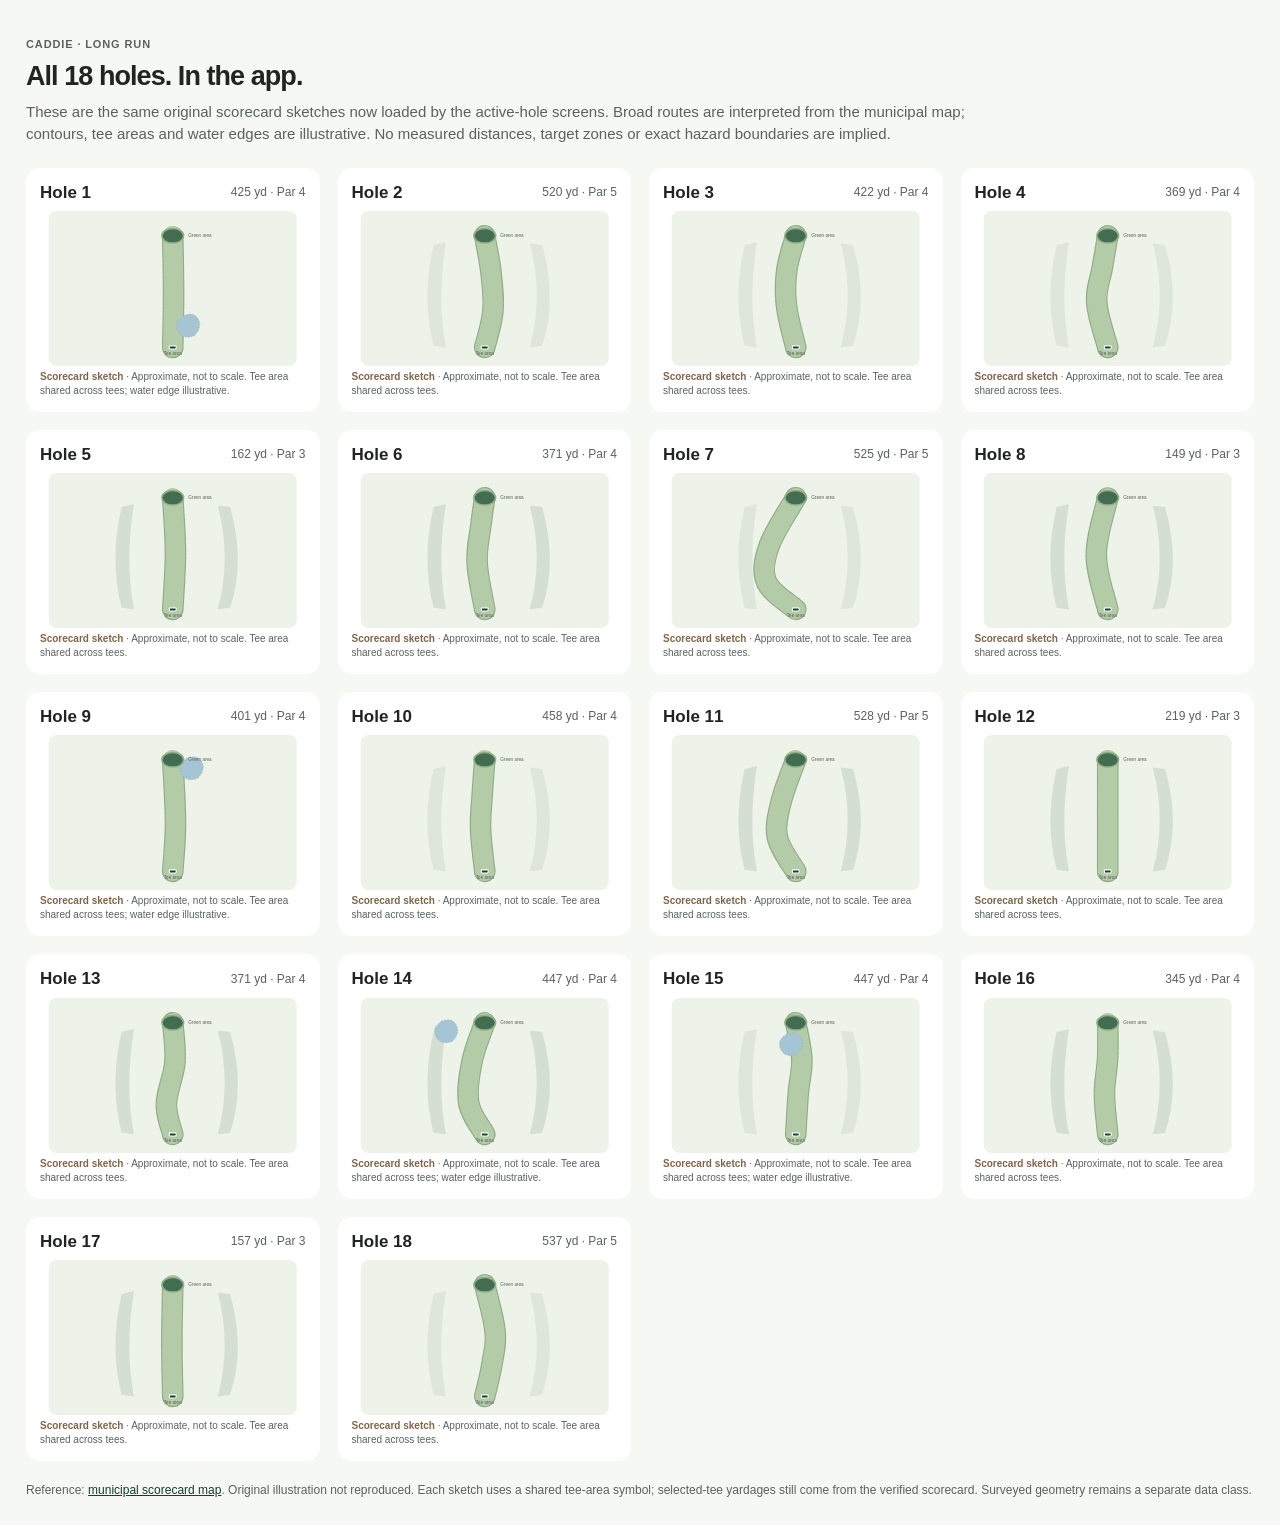
<file: docs/long-run-hole-sketches/gallery.html>
<!doctype html><html lang="en"><head><meta charset="utf-8"><meta name="viewport" content="width=device-width,initial-scale=1"><title>Long Run — all 18 app sketches</title><link rel="stylesheet" href="../../styles.css"><style>html,body{height:auto;overflow:auto}body{position:static;padding:26px;background:#f6f8f3;font-size:15px}header{max-width:1300px;margin:0 auto 22px}header h1{font-size:27px}header p{margin-top:10px;max-width:1000px;color:var(--muted)}.sketch-grid{max-width:1380px;margin:auto;display:grid;grid-template-columns:repeat(4,1fr);gap:18px}.sample{background:white;border-radius:14px;padding:14px}.sample h2{display:flex;align-items:center;justify-content:space-between;font-size:17px}.sample h2 span{font-size:12px;color:var(--muted);font-weight:400}.sample figure{padding:8px 0 0}.sample .hole-sketch svg{height:155px}.sample figcaption{font-size:10px}.source{max-width:1300px;margin:20px auto 0;font-size:12px;color:var(--muted)}a{color:var(--green)}@media(max-width:800px){.sketch-grid{grid-template-columns:repeat(2,1fr)}}@media(max-width:420px){.sketch-grid{grid-template-columns:1fr}}</style></head><body><header><p class="eyebrow">CADDIE · LONG RUN</p><h1>All 18 holes. In the app.</h1><p>These are the same original scorecard sketches now loaded by the active-hole screens. Broad routes are interpreted from the municipal map; contours, tee areas and water edges are illustrative. No measured distances, target zones or exact hazard boundaries are implied.</p></header><main class="sketch-grid"><article class="sample"><h2>Hole 1<span>425 yd · Par 4</span></h2><figure class="hole-layout hole-sketch" data-layout-kind="schematic"><svg viewBox="0 0 160 100" role="img" aria-label="Approximate scorecard sketch. A predominantly straight corridor from the southern opening area toward the northern green area. Water is shown beside the opening area; its edge and relevance to a particular tee shot are unresolved. Tee area is shared across tees. Not to scale."><rect width="160" height="100" rx="5" fill="#eef3e9"/><path d="M 80 88 C 80.09 82.3 80.53 65.81 80.53 53.81 C 80.53 41.81 80.09 22.3 80 16" fill="none" stroke="#8fac86" stroke-width="14" stroke-linecap="round" stroke-dasharray="1 1.5"/><path class="sketch-fairway" d="M 80 88 C 80.09 82.3 80.53 65.81 80.53 53.81 C 80.53 41.81 80.09 22.3 80 16" fill="none" stroke="#b4cba8" stroke-width="12.5" stroke-linecap="round"/><path class="layout-water sketch-water" d="M 86.89 67.53 q 7 -3 10 3 q 2 5 -3 10 q -8 3 -11 -4 q -2 -5 4 -9 Z"/><ellipse cx="80" cy="16" rx="7.5" ry="5.2" fill="#91af87"/><ellipse class="layout-green" cx="80" cy="16" rx="6.5" ry="4.2"/><rect class="layout-tee" x="77.8" y="87" width="4.4" height="2" rx=".6"/><text x="90" y="17" class="sketch-label">Green area</text><text x="80" y="93" text-anchor="middle" class="sketch-label">Tee area</text></svg><figcaption><strong>Scorecard sketch</strong> · Approximate, not to scale. Tee area shared across tees; water edge illustrative.</figcaption></figure></article><article class="sample"><h2>Hole 2<span>520 yd · Par 5</span></h2><figure class="hole-layout hole-sketch" data-layout-kind="schematic"><svg viewBox="0 0 160 100" role="img" aria-label="Approximate scorecard sketch. An angled northbound route links the lower tee area to the upper green area. Route interpreted from the published map; tee area, fairway width and green shape are illustrative. Exact tee-set locations, bunkers, carries and target zones are not established. Tee area is shared across tees. Not to scale."><rect width="160" height="100" rx="5" fill="#eef3e9"/><path d="M 47 87 Q 39 56 47 22 L 55 20 Q 49 57 55 88 Z M 109 88 Q 118 55 109 21 L 117 22 Q 127 57 117 87 Z" fill="#54785b" opacity=".1"/><path d="M 80 88 C 80.87 84.14 84.52 72.73 85.21000000000001 64.85 C 85.9 56.97 85.02 48.88 84.15 40.74 C 83.28 32.6 80.69 20.12 80 16" fill="none" stroke="#8fac86" stroke-width="14" stroke-linecap="round" stroke-dasharray="1 1.5"/><path class="sketch-fairway" d="M 80 88 C 80.87 84.14 84.52 72.73 85.21000000000001 64.85 C 85.9 56.97 85.02 48.88 84.15 40.74 C 83.28 32.6 80.69 20.12 80 16" fill="none" stroke="#b4cba8" stroke-width="12.5" stroke-linecap="round"/><ellipse cx="80" cy="16" rx="7.5" ry="5.2" fill="#91af87"/><ellipse class="layout-green" cx="80" cy="16" rx="6.5" ry="4.2"/><rect class="layout-tee" x="77.8" y="87" width="4.4" height="2" rx=".6"/><text x="90" y="17" class="sketch-label">Green area</text><text x="80" y="93" text-anchor="middle" class="sketch-label">Tee area</text></svg><figcaption><strong>Scorecard sketch</strong> · Approximate, not to scale. Tee area shared across tees.</figcaption></figure></article><article class="sample"><h2>Hole 3<span>422 yd · Par 4</span></h2><figure class="hole-layout hole-sketch" data-layout-kind="schematic"><svg viewBox="0 0 160 100" role="img" aria-label="Approximate scorecard sketch. The upper front-nine route runs broadly east toward its green area. Route interpreted from the published map; tee area, fairway width and green shape are illustrative. Exact tee-set locations, bunkers, carries and target zones are not established. Tee area is shared across tees. Not to scale."><rect width="160" height="100" rx="5" fill="#eef3e9"/><path d="M 47 87 Q 39 56 47 22 L 55 20 Q 49 57 55 88 Z M 109 88 Q 118 55 109 21 L 117 22 Q 127 57 117 87 Z" fill="#54785b" opacity=".1"/><path d="M 80 88 C 79 83.52 74.98 69.44 74.03 61.1 C 73.08 52.77 73.28 45.51 74.27000000000001 37.99 C 75.27 30.47 79.05 19.66 80 16" fill="none" stroke="#8fac86" stroke-width="14" stroke-linecap="round" stroke-dasharray="1 1.5"/><path class="sketch-fairway" d="M 80 88 C 79 83.52 74.98 69.44 74.03 61.1 C 73.08 52.77 73.28 45.51 74.27000000000001 37.99 C 75.27 30.47 79.05 19.66 80 16" fill="none" stroke="#b4cba8" stroke-width="12.5" stroke-linecap="round"/><ellipse cx="80" cy="16" rx="7.5" ry="5.2" fill="#91af87"/><ellipse class="layout-green" cx="80" cy="16" rx="6.5" ry="4.2"/><rect class="layout-tee" x="77.8" y="87" width="4.4" height="2" rx=".6"/><text x="90" y="17" class="sketch-label">Green area</text><text x="80" y="93" text-anchor="middle" class="sketch-label">Tee area</text></svg><figcaption><strong>Scorecard sketch</strong> · Approximate, not to scale. Tee area shared across tees.</figcaption></figure></article><article class="sample"><h2>Hole 4<span>369 yd · Par 4</span></h2><figure class="hole-layout hole-sketch" data-layout-kind="schematic"><svg viewBox="0 0 160 100" role="img" aria-label="Approximate scorecard sketch. The outer northern route bends back northwest toward the green area. Route interpreted from the published map; tee area, fairway width and green shape are illustrative. Exact tee-set locations, bunkers, carries and target zones are not established. Tee area is shared across tees. Not to scale."><rect width="160" height="100" rx="5" fill="#eef3e9"/><path d="M 47 87 Q 39 56 47 22 L 55 20 Q 49 57 55 88 Z M 109 88 Q 118 55 109 21 L 117 22 Q 127 57 117 87 Z" fill="#54785b" opacity=".1"/><path d="M 80 88 C 78.82 83.15 73.47 67.57 72.91 58.88 C 72.34 50.19 75.43 43.01 76.61 35.86 C 77.79 28.71 79.44 19.31 80 16" fill="none" stroke="#8fac86" stroke-width="14" stroke-linecap="round" stroke-dasharray="1 1.5"/><path class="sketch-fairway" d="M 80 88 C 78.82 83.15 73.47 67.57 72.91 58.88 C 72.34 50.19 75.43 43.01 76.61 35.86 C 77.79 28.71 79.44 19.31 80 16" fill="none" stroke="#b4cba8" stroke-width="12.5" stroke-linecap="round"/><ellipse cx="80" cy="16" rx="7.5" ry="5.2" fill="#91af87"/><ellipse class="layout-green" cx="80" cy="16" rx="6.5" ry="4.2"/><rect class="layout-tee" x="77.8" y="87" width="4.4" height="2" rx=".6"/><text x="90" y="17" class="sketch-label">Green area</text><text x="80" y="93" text-anchor="middle" class="sketch-label">Tee area</text></svg><figcaption><strong>Scorecard sketch</strong> · Approximate, not to scale. Tee area shared across tees.</figcaption></figure></article><article class="sample"><h2>Hole 5<span>162 yd · Par 3</span></h2><figure class="hole-layout hole-sketch" data-layout-kind="schematic"><svg viewBox="0 0 160 100" role="img" aria-label="Approximate scorecard sketch. A short southbound connection with trees around the corridor. Route interpreted from the published map; tee area, fairway width and green shape are illustrative. Exact tee-set locations, bunkers, carries and target zones are not established. Tee area is shared across tees. Not to scale."><rect width="160" height="100" rx="5" fill="#eef3e9"/><path d="M 47 87 Q 39 56 47 22 L 55 20 Q 49 57 55 88 Z M 109 88 Q 118 55 109 21 L 117 22 Q 127 57 117 87 Z" fill="#54785b" opacity=".17"/><path d="M 80 88 C 80.29 81.96 81.72 63.74 81.72 51.74 C 81.72 39.74 80.29 21.96 80 16" fill="none" stroke="#8fac86" stroke-width="14" stroke-linecap="round" stroke-dasharray="1 1.5"/><path class="sketch-fairway" d="M 80 88 C 80.29 81.96 81.72 63.74 81.72 51.74 C 81.72 39.74 80.29 21.96 80 16" fill="none" stroke="#b4cba8" stroke-width="12.5" stroke-linecap="round"/><ellipse cx="80" cy="16" rx="7.5" ry="5.2" fill="#91af87"/><ellipse class="layout-green" cx="80" cy="16" rx="6.5" ry="4.2"/><rect class="layout-tee" x="77.8" y="87" width="4.4" height="2" rx=".6"/><text x="90" y="17" class="sketch-label">Green area</text><text x="80" y="93" text-anchor="middle" class="sketch-label">Tee area</text></svg><figcaption><strong>Scorecard sketch</strong> · Approximate, not to scale. Tee area shared across tees.</figcaption></figure></article><article class="sample"><h2>Hole 6<span>371 yd · Par 4</span></h2><figure class="hole-layout hole-sketch" data-layout-kind="schematic"><svg viewBox="0 0 160 100" role="img" aria-label="Approximate scorecard sketch. A southwestward corridor leads to the lower green area. Route interpreted from the published map; tee area, fairway width and green shape are illustrative. Exact tee-set locations, bunkers, carries and target zones are not established. Tee area is shared across tees. Not to scale."><rect width="160" height="100" rx="5" fill="#eef3e9"/><path d="M 47 87 Q 39 56 47 22 L 55 20 Q 49 57 55 88 Z M 109 88 Q 118 55 109 21 L 117 22 Q 127 57 117 87 Z" fill="#54785b" opacity=".17"/><path d="M 80 88 C 79.18 82.94 75.45 67.03 75.08 57.61 C 74.71 48.19 76.98 38.44 77.8 31.5 C 78.62 24.57 79.63 18.58 80 16" fill="none" stroke="#8fac86" stroke-width="14" stroke-linecap="round" stroke-dasharray="1 1.5"/><path class="sketch-fairway" d="M 80 88 C 79.18 82.94 75.45 67.03 75.08 57.61 C 74.71 48.19 76.98 38.44 77.8 31.5 C 78.62 24.57 79.63 18.58 80 16" fill="none" stroke="#b4cba8" stroke-width="12.5" stroke-linecap="round"/><ellipse cx="80" cy="16" rx="7.5" ry="5.2" fill="#91af87"/><ellipse class="layout-green" cx="80" cy="16" rx="6.5" ry="4.2"/><rect class="layout-tee" x="77.8" y="87" width="4.4" height="2" rx=".6"/><text x="90" y="17" class="sketch-label">Green area</text><text x="80" y="93" text-anchor="middle" class="sketch-label">Tee area</text></svg><figcaption><strong>Scorecard sketch</strong> · Approximate, not to scale. Tee area shared across tees.</figcaption></figure></article><article class="sample"><h2>Hole 7<span>525 yd · Par 5</span></h2><figure class="hole-layout hole-sketch" data-layout-kind="schematic"><svg viewBox="0 0 160 100" role="img" aria-label="Approximate scorecard sketch. A bending route turns west into the far western green area. Route interpreted from the published map; tee area, fairway width and green shape are illustrative. Exact tee-set locations, bunkers, carries and target zones are not established. Tee area is shared across tees. Not to scale."><rect width="160" height="100" rx="5" fill="#eef3e9"/><path d="M 47 87 Q 39 56 47 22 L 55 20 Q 49 57 55 88 Z M 109 88 Q 118 55 109 21 L 117 22 Q 127 57 117 87 Z" fill="#54785b" opacity=".1"/><path d="M 80 88 C 76.87 85.07 64.11 77.23 61.230000000000004 70.44 C 58.35 63.65 59.61 56.35 62.74 47.28 C 65.87 38.21 77.12 21.21 80 16" fill="none" stroke="#8fac86" stroke-width="14" stroke-linecap="round" stroke-dasharray="1 1.5"/><path class="sketch-fairway" d="M 80 88 C 76.87 85.07 64.11 77.23 61.230000000000004 70.44 C 58.35 63.65 59.61 56.35 62.74 47.28 C 65.87 38.21 77.12 21.21 80 16" fill="none" stroke="#b4cba8" stroke-width="12.5" stroke-linecap="round"/><ellipse cx="80" cy="16" rx="7.5" ry="5.2" fill="#91af87"/><ellipse class="layout-green" cx="80" cy="16" rx="6.5" ry="4.2"/><rect class="layout-tee" x="77.8" y="87" width="4.4" height="2" rx=".6"/><text x="90" y="17" class="sketch-label">Green area</text><text x="80" y="93" text-anchor="middle" class="sketch-label">Tee area</text></svg><figcaption><strong>Scorecard sketch</strong> · Approximate, not to scale. Tee area shared across tees.</figcaption></figure></article><article class="sample"><h2>Hole 8<span>149 yd · Par 3</span></h2><figure class="hole-layout hole-sketch" data-layout-kind="schematic"><svg viewBox="0 0 160 100" role="img" aria-label="Approximate scorecard sketch. A short connection runs south from the preceding green area. Route interpreted from the published map; tee area, fairway width and green shape are illustrative. Exact tee-set locations, bunkers, carries and target zones are not established. Tee area is shared across tees. Not to scale."><rect width="160" height="100" rx="5" fill="#eef3e9"/><path d="M 47 87 Q 39 56 47 22 L 55 20 Q 49 57 55 88 Z M 109 88 Q 118 55 109 21 L 117 22 Q 127 57 117 87 Z" fill="#54785b" opacity=".17"/><path d="M 80 88 C 78.77 82.14 72.6 64.83 72.6 52.83 C 72.6 40.83 78.77 22.14 80 16" fill="none" stroke="#8fac86" stroke-width="14" stroke-linecap="round" stroke-dasharray="1 1.5"/><path class="sketch-fairway" d="M 80 88 C 78.77 82.14 72.6 64.83 72.6 52.83 C 72.6 40.83 78.77 22.14 80 16" fill="none" stroke="#b4cba8" stroke-width="12.5" stroke-linecap="round"/><ellipse cx="80" cy="16" rx="7.5" ry="5.2" fill="#91af87"/><ellipse class="layout-green" cx="80" cy="16" rx="6.5" ry="4.2"/><rect class="layout-tee" x="77.8" y="87" width="4.4" height="2" rx=".6"/><text x="90" y="17" class="sketch-label">Green area</text><text x="80" y="93" text-anchor="middle" class="sketch-label">Tee area</text></svg><figcaption><strong>Scorecard sketch</strong> · Approximate, not to scale. Tee area shared across tees.</figcaption></figure></article><article class="sample"><h2>Hole 9<span>401 yd · Par 4</span></h2><figure class="hole-layout hole-sketch" data-layout-kind="schematic"><svg viewBox="0 0 160 100" role="img" aria-label="Approximate scorecard sketch. The closing front-nine route returns south toward the clubhouse area. Water is shown beside the finishing area; no exact edge, carry or safe target is established. Tee area is shared across tees. Not to scale."><rect width="160" height="100" rx="5" fill="#eef3e9"/><path d="M 80 88 C 80.29 82.8 81.75 68.81 81.75 56.81 C 81.75 44.81 80.29 22.8 80 16" fill="none" stroke="#8fac86" stroke-width="14" stroke-linecap="round" stroke-dasharray="1 1.5"/><path class="sketch-fairway" d="M 80 88 C 80.29 82.8 81.75 68.81 81.75 56.81 C 81.75 44.81 80.29 22.8 80 16" fill="none" stroke="#b4cba8" stroke-width="12.5" stroke-linecap="round"/><path class="layout-water sketch-water" d="M 89.08 14.98 q 7 -3 10 3 q 2 5 -3 10 q -8 3 -11 -4 q -2 -5 4 -9 Z"/><ellipse cx="80" cy="16" rx="7.5" ry="5.2" fill="#91af87"/><ellipse class="layout-green" cx="80" cy="16" rx="6.5" ry="4.2"/><rect class="layout-tee" x="77.8" y="87" width="4.4" height="2" rx=".6"/><text x="90" y="17" class="sketch-label">Green area</text><text x="80" y="93" text-anchor="middle" class="sketch-label">Tee area</text></svg><figcaption><strong>Scorecard sketch</strong> · Approximate, not to scale. Tee area shared across tees; water edge illustrative.</figcaption></figure></article><article class="sample"><h2>Hole 10<span>458 yd · Par 4</span></h2><figure class="hole-layout hole-sketch" data-layout-kind="schematic"><svg viewBox="0 0 160 100" role="img" aria-label="Approximate scorecard sketch. The central back-nine corridor runs north toward the green area. Route interpreted from the published map; tee area, fairway width and green shape are illustrative. Exact tee-set locations, bunkers, carries and target zones are not established. Tee area is shared across tees. Not to scale."><rect width="160" height="100" rx="5" fill="#eef3e9"/><path d="M 47 87 Q 39 56 47 22 L 55 20 Q 49 57 55 88 Z M 109 88 Q 118 55 109 21 L 117 22 Q 127 57 117 87 Z" fill="#54785b" opacity=".1"/><path d="M 80 88 C 79.56 83.47 77.59 69.25 77.33 60.81 C 77.07 52.37 78 44.84 78.45 37.37 C 78.9 29.9 79.74 19.56 80 16" fill="none" stroke="#8fac86" stroke-width="14" stroke-linecap="round" stroke-dasharray="1 1.5"/><path class="sketch-fairway" d="M 80 88 C 79.56 83.47 77.59 69.25 77.33 60.81 C 77.07 52.37 78 44.84 78.45 37.37 C 78.9 29.9 79.74 19.56 80 16" fill="none" stroke="#b4cba8" stroke-width="12.5" stroke-linecap="round"/><ellipse cx="80" cy="16" rx="7.5" ry="5.2" fill="#91af87"/><ellipse class="layout-green" cx="80" cy="16" rx="6.5" ry="4.2"/><rect class="layout-tee" x="77.8" y="87" width="4.4" height="2" rx=".6"/><text x="90" y="17" class="sketch-label">Green area</text><text x="80" y="93" text-anchor="middle" class="sketch-label">Tee area</text></svg><figcaption><strong>Scorecard sketch</strong> · Approximate, not to scale. Tee area shared across tees.</figcaption></figure></article><article class="sample"><h2>Hole 11<span>528 yd · Par 5</span></h2><figure class="hole-layout hole-sketch" data-layout-kind="schematic"><svg viewBox="0 0 160 100" role="img" aria-label="Approximate scorecard sketch. A bending northeastward route crosses the central upper back-nine area. Route interpreted from the published map; tee area, fairway width and green shape are illustrative. Exact tee-set locations, bunkers, carries and target zones are not established. Tee area is shared across tees. Not to scale."><rect width="160" height="100" rx="5" fill="#eef3e9"/><path d="M 47 87 Q 39 56 47 22 L 55 20 Q 49 57 55 88 Z M 109 88 Q 118 55 109 21 L 117 22 Q 127 57 117 87 Z" fill="#54785b" opacity=".17"/><path d="M 80 88 C 78.03 84.36 69.79 73.61 68.2 66.18 C 66.61 58.75 68.51 51.79 70.47999999999999 43.43 C 72.45 35.07 78.41 20.57 80 16" fill="none" stroke="#8fac86" stroke-width="14" stroke-linecap="round" stroke-dasharray="1 1.5"/><path class="sketch-fairway" d="M 80 88 C 78.03 84.36 69.79 73.61 68.2 66.18 C 66.61 58.75 68.51 51.79 70.47999999999999 43.43 C 72.45 35.07 78.41 20.57 80 16" fill="none" stroke="#b4cba8" stroke-width="12.5" stroke-linecap="round"/><ellipse cx="80" cy="16" rx="7.5" ry="5.2" fill="#91af87"/><ellipse class="layout-green" cx="80" cy="16" rx="6.5" ry="4.2"/><rect class="layout-tee" x="77.8" y="87" width="4.4" height="2" rx=".6"/><text x="90" y="17" class="sketch-label">Green area</text><text x="80" y="93" text-anchor="middle" class="sketch-label">Tee area</text></svg><figcaption><strong>Scorecard sketch</strong> · Approximate, not to scale. Tee area shared across tees.</figcaption></figure></article><article class="sample"><h2>Hole 12<span>219 yd · Par 3</span></h2><figure class="hole-layout hole-sketch" data-layout-kind="schematic"><svg viewBox="0 0 160 100" role="img" aria-label="Approximate scorecard sketch. A direct diagonal short-hole route leads southwest from its tee area. Route interpreted from the published map; tee area, fairway width and green shape are illustrative. Exact tee-set locations, bunkers, carries and target zones are not established. Tee area is shared across tees. Not to scale."><rect width="160" height="100" rx="5" fill="#eef3e9"/><path d="M 47 87 Q 39 56 47 22 L 55 20 Q 49 57 55 88 Z M 109 88 Q 118 55 109 21 L 117 22 Q 127 57 117 87 Z" fill="#54785b" opacity=".17"/><path d="M 80 88 C 80 82.29 79.98 65.74 79.97999999999999 53.74 C 79.98 41.74 80 22.29 80 16" fill="none" stroke="#8fac86" stroke-width="14" stroke-linecap="round" stroke-dasharray="1 1.5"/><path class="sketch-fairway" d="M 80 88 C 80 82.29 79.98 65.74 79.97999999999999 53.74 C 79.98 41.74 80 22.29 80 16" fill="none" stroke="#b4cba8" stroke-width="12.5" stroke-linecap="round"/><ellipse cx="80" cy="16" rx="7.5" ry="5.2" fill="#91af87"/><ellipse class="layout-green" cx="80" cy="16" rx="6.5" ry="4.2"/><rect class="layout-tee" x="77.8" y="87" width="4.4" height="2" rx=".6"/><text x="90" y="17" class="sketch-label">Green area</text><text x="80" y="93" text-anchor="middle" class="sketch-label">Tee area</text></svg><figcaption><strong>Scorecard sketch</strong> · Approximate, not to scale. Tee area shared across tees.</figcaption></figure></article><article class="sample"><h2>Hole 13<span>371 yd · Par 4</span></h2><figure class="hole-layout hole-sketch" data-layout-kind="schematic"><svg viewBox="0 0 160 100" role="img" aria-label="Approximate scorecard sketch. A northeastward corridor links the lower tee area with the upper green area. Route interpreted from the published map; tee area, fairway width and green shape are illustrative. Exact tee-set locations, bunkers, carries and target zones are not established. Tee area is shared across tees. Not to scale."><rect width="160" height="100" rx="5" fill="#eef3e9"/><path d="M 47 87 Q 39 56 47 22 L 55 20 Q 49 57 55 88 Z M 109 88 Q 118 55 109 21 L 117 22 Q 127 57 117 87 Z" fill="#54785b" opacity=".17"/><path d="M 80 88 C 79.32 84.69 75.67 75.9 75.9 68.14 C 76.13 60.38 80.7 50.11 81.38 41.42 C 82.06 32.73 80.23 20.24 80 16" fill="none" stroke="#8fac86" stroke-width="14" stroke-linecap="round" stroke-dasharray="1 1.5"/><path class="sketch-fairway" d="M 80 88 C 79.32 84.69 75.67 75.9 75.9 68.14 C 76.13 60.38 80.7 50.11 81.38 41.42 C 82.06 32.73 80.23 20.24 80 16" fill="none" stroke="#b4cba8" stroke-width="12.5" stroke-linecap="round"/><ellipse cx="80" cy="16" rx="7.5" ry="5.2" fill="#91af87"/><ellipse class="layout-green" cx="80" cy="16" rx="6.5" ry="4.2"/><rect class="layout-tee" x="77.8" y="87" width="4.4" height="2" rx=".6"/><text x="90" y="17" class="sketch-label">Green area</text><text x="80" y="93" text-anchor="middle" class="sketch-label">Tee area</text></svg><figcaption><strong>Scorecard sketch</strong> · Approximate, not to scale. Tee area shared across tees.</figcaption></figure></article><article class="sample"><h2>Hole 14<span>447 yd · Par 4</span></h2><figure class="hole-layout hole-sketch" data-layout-kind="schematic"><svg viewBox="0 0 160 100" role="img" aria-label="Approximate scorecard sketch. The eastern outer corridor curves southwest into its green area. Water appears near the finishing corridor, with wooded separation; exact proximity and boundaries are unresolved. Tee area is shared across tees. Not to scale."><rect width="160" height="100" rx="5" fill="#eef3e9"/><path d="M 47 87 Q 39 56 47 22 L 55 20 Q 49 57 55 88 Z M 109 88 Q 118 55 109 21 L 117 22 Q 127 57 117 87 Z" fill="#54785b" opacity=".17"/><path d="M 80 88 C 78.28 84.62 71.04 75.56 69.67 67.72 C 68.3 59.88 70.08 49.6 71.8 40.98 C 73.52 32.36 78.63 20.16 80 16" fill="none" stroke="#8fac86" stroke-width="14" stroke-linecap="round" stroke-dasharray="1 1.5"/><path class="sketch-fairway" d="M 80 88 C 78.28 84.62 71.04 75.56 69.67 67.72 C 68.3 59.88 70.08 49.6 71.8 40.98 C 73.52 32.36 78.63 20.16 80 16" fill="none" stroke="#b4cba8" stroke-width="12.5" stroke-linecap="round"/><path class="layout-water sketch-water" d="M 52.01 15 q 7 -3 10 3 q 2 5 -3 10 q -8 3 -11 -4 q -2 -5 4 -9 Z"/><ellipse cx="80" cy="16" rx="7.5" ry="5.2" fill="#91af87"/><ellipse class="layout-green" cx="80" cy="16" rx="6.5" ry="4.2"/><rect class="layout-tee" x="77.8" y="87" width="4.4" height="2" rx=".6"/><text x="90" y="17" class="sketch-label">Green area</text><text x="80" y="93" text-anchor="middle" class="sketch-label">Tee area</text></svg><figcaption><strong>Scorecard sketch</strong> · Approximate, not to scale. Tee area shared across tees; water edge illustrative.</figcaption></figure></article><article class="sample"><h2>Hole 15<span>447 yd · Par 4</span></h2><figure class="hole-layout hole-sketch" data-layout-kind="schematic"><svg viewBox="0 0 160 100" role="img" aria-label="Approximate scorecard sketch. A longer southbound route on the eastern side, with water near the approach. Water near the approach is map-supported; the drawn patch is approximate and does not establish a carry. Tee area is shared across tees. Not to scale."><rect width="160" height="100" rx="5" fill="#eef3e9"/><path d="M 47 87 Q 39 56 47 22 L 55 20 Q 49 57 55 88 Z M 109 88 Q 118 55 109 21 L 117 22 Q 127 57 117 87 Z" fill="#54785b" opacity=".1"/><path d="M 80 88 C 80.27 83.6 80.97 69.71 81.62 61.62 C 82.27 53.53 84.19 47.05 83.92 39.45 C 83.65 31.85 80.65 19.91 80 16" fill="none" stroke="#8fac86" stroke-width="14" stroke-linecap="round" stroke-dasharray="1 1.5"/><path class="sketch-fairway" d="M 80 88 C 80.27 83.6 80.97 69.71 81.62 61.62 C 82.27 53.53 84.19 47.05 83.92 39.45 C 83.65 31.85 80.65 19.91 80 16" fill="none" stroke="#b4cba8" stroke-width="12.5" stroke-linecap="round"/><path class="layout-water sketch-water" d="M 73.83 23.31 q 7 -3 10 3 q 2 5 -3 10 q -8 3 -11 -4 q -2 -5 4 -9 Z"/><ellipse cx="80" cy="16" rx="7.5" ry="5.2" fill="#91af87"/><ellipse class="layout-green" cx="80" cy="16" rx="6.5" ry="4.2"/><rect class="layout-tee" x="77.8" y="87" width="4.4" height="2" rx=".6"/><text x="90" y="17" class="sketch-label">Green area</text><text x="80" y="93" text-anchor="middle" class="sketch-label">Tee area</text></svg><figcaption><strong>Scorecard sketch</strong> · Approximate, not to scale. Tee area shared across tees; water edge illustrative.</figcaption></figure></article><article class="sample"><h2>Hole 16<span>345 yd · Par 4</span></h2><figure class="hole-layout hole-sketch" data-layout-kind="schematic"><svg viewBox="0 0 160 100" role="img" aria-label="Approximate scorecard sketch. A central-eastern corridor returns north to its green area. Route interpreted from the published map; tee area, fairway width and green shape are illustrative. Exact tee-set locations, bunkers, carries and target zones are not established. Tee area is shared across tees. Not to scale."><rect width="160" height="100" rx="5" fill="#eef3e9"/><path d="M 47 87 Q 39 56 47 22 L 55 20 Q 49 57 55 88 Z M 109 88 Q 118 55 109 21 L 117 22 Q 127 57 117 87 Z" fill="#54785b" opacity=".17"/><path d="M 80 88 C 79.64 83.65 77.89 70.06 77.87 61.88 C 77.86 53.7 79.55 46.57 79.91 38.92 C 80.27 31.27 79.98 19.82 80 16" fill="none" stroke="#8fac86" stroke-width="14" stroke-linecap="round" stroke-dasharray="1 1.5"/><path class="sketch-fairway" d="M 80 88 C 79.64 83.65 77.89 70.06 77.87 61.88 C 77.86 53.7 79.55 46.57 79.91 38.92 C 80.27 31.27 79.98 19.82 80 16" fill="none" stroke="#b4cba8" stroke-width="12.5" stroke-linecap="round"/><ellipse cx="80" cy="16" rx="7.5" ry="5.2" fill="#91af87"/><ellipse class="layout-green" cx="80" cy="16" rx="6.5" ry="4.2"/><rect class="layout-tee" x="77.8" y="87" width="4.4" height="2" rx=".6"/><text x="90" y="17" class="sketch-label">Green area</text><text x="80" y="93" text-anchor="middle" class="sketch-label">Tee area</text></svg><figcaption><strong>Scorecard sketch</strong> · Approximate, not to scale. Tee area shared across tees.</figcaption></figure></article><article class="sample"><h2>Hole 17<span>157 yd · Par 3</span></h2><figure class="hole-layout hole-sketch" data-layout-kind="schematic"><svg viewBox="0 0 160 100" role="img" aria-label="Approximate scorecard sketch. A short southwestward connection lies between the neighboring back-nine corridors. Route interpreted from the published map; tee area, fairway width and green shape are illustrative. Exact tee-set locations, bunkers, carries and target zones are not established. Tee area is shared across tees. Not to scale."><rect width="160" height="100" rx="5" fill="#eef3e9"/><path d="M 47 87 Q 39 56 47 22 L 55 20 Q 49 57 55 88 Z M 109 88 Q 118 55 109 21 L 117 22 Q 127 57 117 87 Z" fill="#54785b" opacity=".17"/><path d="M 80 88 C 79.91 82.26 79.43 65.55 79.43 53.55 C 79.43 41.55 79.91 22.26 80 16" fill="none" stroke="#8fac86" stroke-width="14" stroke-linecap="round" stroke-dasharray="1 1.5"/><path class="sketch-fairway" d="M 80 88 C 79.91 82.26 79.43 65.55 79.43 53.55 C 79.43 41.55 79.91 22.26 80 16" fill="none" stroke="#b4cba8" stroke-width="12.5" stroke-linecap="round"/><ellipse cx="80" cy="16" rx="7.5" ry="5.2" fill="#91af87"/><ellipse class="layout-green" cx="80" cy="16" rx="6.5" ry="4.2"/><rect class="layout-tee" x="77.8" y="87" width="4.4" height="2" rx=".6"/><text x="90" y="17" class="sketch-label">Green area</text><text x="80" y="93" text-anchor="middle" class="sketch-label">Tee area</text></svg><figcaption><strong>Scorecard sketch</strong> · Approximate, not to scale. Tee area shared across tees.</figcaption></figure></article><article class="sample"><h2>Hole 18<span>537 yd · Par 5</span></h2><figure class="hole-layout hole-sketch" data-layout-kind="schematic"><svg viewBox="0 0 160 100" role="img" aria-label="Approximate scorecard sketch. The closing corridor returns south toward the clubhouse, bending near its finishing area. Route interpreted from the published map; tee area, fairway width and green shape are illustrative. Exact tee-set locations, bunkers, carries and target zones are not established. Tee area is shared across tees. Not to scale."><rect width="160" height="100" rx="5" fill="#eef3e9"/><path d="M 47 87 Q 39 56 47 22 L 55 20 Q 49 57 55 88 Z M 109 88 Q 118 55 109 21 L 117 22 Q 127 57 117 87 Z" fill="#54785b" opacity=".1"/><path d="M 80 88 C 80.76 84.62 83.44 74.69 84.55 67.72 C 85.66 60.75 87.43 54.82 86.67 46.2 C 85.91 37.58 81.11 21.03 80 16" fill="none" stroke="#8fac86" stroke-width="14" stroke-linecap="round" stroke-dasharray="1 1.5"/><path class="sketch-fairway" d="M 80 88 C 80.76 84.62 83.44 74.69 84.55 67.72 C 85.66 60.75 87.43 54.82 86.67 46.2 C 85.91 37.58 81.11 21.03 80 16" fill="none" stroke="#b4cba8" stroke-width="12.5" stroke-linecap="round"/><ellipse cx="80" cy="16" rx="7.5" ry="5.2" fill="#91af87"/><ellipse class="layout-green" cx="80" cy="16" rx="6.5" ry="4.2"/><rect class="layout-tee" x="77.8" y="87" width="4.4" height="2" rx=".6"/><text x="90" y="17" class="sketch-label">Green area</text><text x="80" y="93" text-anchor="middle" class="sketch-label">Tee area</text></svg><figcaption><strong>Scorecard sketch</strong> · Approximate, not to scale. Tee area shared across tees.</figcaption></figure></article></main><p class="source">Reference: <a href="https://louisvilleky.gov/sites/default/files/2022-08/Longrun-map.jpg">municipal scorecard map</a>. Original illustration not reproduced. Each sketch uses a shared tee-area symbol; selected-tee yardages still come from the verified scorecard. Surveyed geometry remains a separate data class.</p></body></html>
</file>
<file: styles.css>
/* Caddie V1.6 */
:root {
  --cream:#F4F0E7;
  --paper:#ffffff;
  --ink:#202522;
  --muted:#59635d;
  --green:#153D30;
  --earth:#806447;
  --line:#dce2dc;
  --selected:#e7efe8;
  --fairway:#a7c3a2;
  --putting:#426d50;
  --sand:#dcccaa;
  --water:#a5c4d4
}
* {
  box-sizing:border-box;
  -webkit-tap-highlight-color:transparent
}
html,body {
  margin:0;
  width:100%;
  overflow:hidden;
  background:var(--cream);
  color:var(--ink);
  font-family:-apple-system,BlinkMacSystemFont,"Segoe UI",sans-serif;
  font-size:16px;
  line-height:1.45;
  font-variant-numeric:tabular-nums
}
html {background:var(--paper)}
body {
  height:100vh;
  height:100dvh;
  padding:env(safe-area-inset-top,0px) env(safe-area-inset-right,0px) 0 env(safe-area-inset-left,0px)
}
/* Keep the installed shell in document flow and use the full viewport.
   VisualViewport is used separately for the keyboard and dialogs. */
@media (display-mode:standalone) {body {height:100vh}}
html.standalone body {height:100vh}
#app {
  height:100%;
  max-width:640px;
  margin:auto
}
.screen {
  height:100%;
  min-height:0;
  display:flex;
  flex-direction:column
}
.content {
  flex:1;
  min-height:0;
  overflow-y:auto;
  overscroll-behavior-y:contain;
  padding:18px 22px 24px;
  -webkit-overflow-scrolling:touch
}
h1,h2,h3,p {
  margin:0
}
h1 {
  font-size:28px;
  line-height:1.12;
  letter-spacing:-.035em;
  font-weight:750;
  margin-top:8px
}
h2 {
  font-size:19px;
  line-height:1.25;
  font-weight:700
}
h3 {
  font-size:13px;
  font-weight:650
}
p {
  line-height:1.5
}
.eyebrow {
  font-size:11px;
  font-weight:700;
  letter-spacing:.08em;
  color:var(--muted)
}
.muted {
  color:var(--muted);
  font-size:13px
}
.intro {
  margin-top:14px;
  color:var(--muted)
}
.strategy {
  font-size:17px;
  line-height:1.5
}
.na {
  font-size:14px;
  color:var(--muted);
  margin-top:14px
}
button,input,textarea,select {
  font:inherit;
  color:inherit
}
button {
  cursor:pointer;
  touch-action:manipulation;
  min-height:44px;
  border:1px solid var(--line);
  border-radius:12px;
  background:transparent;
  font-weight:650
}
button:active {
  background:var(--selected)
}
button:disabled {
  opacity:.42;
  cursor:default
}
button:focus-visible,input:focus-visible,textarea:focus-visible,.scorecard:focus-visible {
  outline:3px solid var(--earth);
  outline-offset:2px
}
.primary {
  background:var(--green);
  border-color:var(--green);
  color:#fff;
  padding:12px 16px
}
.primary:active {
  background:#226347
}
.secondary {
  background:var(--paper);
  padding:10px 16px;
  color:var(--green)
}
.destructive {
  color:#9b3430;
  border:0;
  padding:10px 12px;
  background:transparent
}
.text-control {
  border:0;
  padding:0 6px;
  color:var(--green);
  font-size:14px;
  margin-bottom:10px
}
.brand {
  display:flex;
  align-items:center;
  gap:8px;
  color:var(--green);
  font-size:17px;
  font-weight:750;
  margin-bottom:18px
}
.brand-mark {
  display:grid;
  place-items:center;
  width:28px;
  height:28px;
  border-radius:50%;
  background:var(--green);
  color:#fff;
  font-size:20px
}
.library-list {
  margin:18px 0
}
.library-resume,.flow-action {
  width:100%;
  margin-top:20px
}
.course-choice {
  position:relative;
  display:block;
  width:100%;
  text-align:left;
  border:0;
  border-bottom:1px solid var(--line);
  border-radius:0;
  padding:18px 22px 18px 0;
  background:transparent
}
.course-choice:disabled {
  opacity:1;
  cursor:default;
}
.course-choice:disabled strong {
  color:var(--muted);
}
.course-choice:disabled::after {
  content:"—";
}
.course-choice::after {
  content:'›';
  position:absolute;
  right:1px;
  top:22px;
  font-size:23px;
  color:var(--muted);
  font-weight:400
}
.course-choice strong {
  display:block;
  font-size:18px;
  line-height:1.25;
  color:var(--ink)
}
.course-choice span {
  display:block;
  margin-top:5px;
  font-size:14px;
  font-weight:400;
  color:var(--muted)
}
.course-choice .history-score {
  font-size:25px;
  font-weight:700;
  color:var(--ink)
}
.start-actions {
  display:grid;
  gap:12px;
  margin-top:24px
}
.tee-warning {
  font-size:12px!important;
  color:var(--earth)!important
}
.storage-warning {
  color:var(--earth);
  border-left:3px solid var(--earth);
  padding-left:12px;
  margin:8px 0 18px;
  font-size:14px
}
.app-footer {
  display:flex;
  align-items:center;
  flex:none;
  gap:6px;
  padding:4px var(--content-gutter) max(4px,env(safe-area-inset-bottom,0px));
  border-top:1px solid var(--line);
  background:var(--paper);
}
.app-tabs {flex:1;min-width:0}
.tab-track {
  display:grid;
  grid-template-columns:repeat(3,minmax(0,1fr));
  gap:3px;
  padding:1px;
  border:1px solid var(--line);
  border-radius:28px;
  background:#f0f3f0;
}
.app-tabs button {
  display:flex;
  flex-direction:column;
  align-items:center;
  justify-content:center;
  gap:2px;
  min-height:44px;
  padding:3px 4px;
  border:0;
  border-radius:23px;
  color:var(--muted);
  font-size:.6875rem;
}
.app-tabs button[aria-current] {
  color:var(--green);
  background:var(--paper);
  box-shadow:0 1px 3px rgb(21 61 48 / .13);
  font-weight:750;
}
.app-tabs svg {width:20px;height:20px}
.app-tabs button[aria-current] svg {stroke-width:2.35}
.round-toolbar {
  display:flex;
  align-items:center;
  gap:8px;
  margin-bottom:8px
}
.round-toolbar .active-context {
  flex:1;
  color:var(--muted);
  font-size:12px
}
.round-toolbar button {
  margin:0;
  padding:0 10px;
  min-width:44px;
  color:var(--ink)
}
.screen-summary .summary-control {
  display:none
}
.hole-nav {
  display:grid;
  grid-template-columns:minmax(0,1fr) auto;
  gap:4px;
  align-items:center;
  margin-bottom:20px
}
.hole-nav h1 {
  margin:0;
  font-size:24px;
  min-width:0
}
.hole-nav button {
  border:0;
  min-width:44px;
  min-height:44px;
  color:var(--ink);
  font-size:26px;
  padding:0
}
.hole-nav .hole-picker-trigger {
  display:flex;
  align-items:center;
  gap:4px;
  font-size:24px;
  letter-spacing:-.035em;
  white-space:nowrap;
  width:100%;
  text-align:left
}
.hole-nav .hole-picker-trigger svg {
  width:15px;
  height:15px;
  fill:none;
  stroke:var(--muted);
  stroke-width:1.7;
  flex-shrink:0
}
.hole-distance {
  margin-left:9px;
  text-align:right
}
.hole-distance b {
  display:block;
  font-size:24px;
  line-height:1.1;
  letter-spacing:-.03em
}
.hole-distance small {
  font-size:12px;
  font-weight:500
}
.hole-distance span {
  display:block;
  color:var(--muted);
  font-size:11px;
  margin-top:4px
}
.recommendation {
  padding:0 0 16px;
  border:0;
  border-radius:0;
  background:transparent;
  box-shadow:none
}
.recommendation>.eyebrow {
  display:none
}
.recommended-club {
  font-size:32px;
  line-height:1.1;
  letter-spacing:-.035em;
  font-weight:750;
  color:var(--ink)
}
.target {
  font-size:20px;
  font-weight:550;
  color:var(--green);
  line-height:1.25;
  margin-top:5px
}
.target-label {
  display:none
}
.recommendation .strategy {
  font-size:16px;
  line-height:1.55;
  margin-top:14px;
  max-width:54ch
}
.layout-unavailable {
  display:flex;
  align-items:center;
  gap:7px;
  font-size:12px;
  color:var(--muted);
  padding:10px 0;
  border-top:1px solid var(--line);
  border-bottom:1px solid var(--line)
}
.layout-unavailable span {
  font-size:20px;
  line-height:1
}
.hole-layout {
  margin:0;
  padding:8px 0
}
.hole-layout svg {
  display:block;
  width:100%;
  height:clamp(140px,24dvh,220px);
  background:#eff3ed;
  border-radius:8px
}
.hole-layout figcaption {
  font-size:10px;
  color:var(--muted);
  margin-top:3px
}
.layout-fairway {
  fill:var(--fairway)
}
.layout-green,.layout-trees {
  fill:var(--putting)
}
.layout-bunker {
  fill:var(--sand)
}
.layout-water {
  fill:var(--water)
}
.layout-tee {
  fill:var(--green);
  stroke:#fff;
  stroke-width:.7
}
.layout-target {
  fill:transparent;
  stroke:#8b5c26;
  stroke-width:1;
  stroke-dasharray:1.5 1
}
.hole-actions {
  display:grid;
  gap:10px;
  margin-top:14px
}
.hole-actions .ask-control {
  display:flex;
  align-items:center;
  gap:10px;
  border:0;
  border-radius:14px;
  background:var(--selected);
  padding:10px 12px;
  min-height:62px;
  text-align:left;
  color:var(--green)
}
.ask-control strong {
  display:block;
  font-size:16px
}
.ask-control small {
  display:block;
  margin-top:2px;
  color:var(--muted);
  font-size:12px;
  font-weight:400
}
.intelligence-mark {
  width:32px;
  height:32px;
  flex-shrink:0;
  color:var(--green)
}
.ask-arrow {
  margin-left:auto;
  font-size:24px;
  font-weight:400
}
.hole-actions #record-score {
  min-height:48px
}
.course-heading {
  margin:16px 0 20px
}
.course-heading h1 {
  font-size:30px;
  max-width:17ch
}
.location {
  margin-top:10px;
  color:var(--muted)
}
.course-primary,.course-secondary {
  display:flex;
  gap:26px;
  flex-wrap:wrap
}
.metric b {
  display:block;
  font-size:28px;
  line-height:1.15;
  font-weight:750;
  overflow-wrap:anywhere
}
.metric span {
  display:block;
  font-size:12px;
  color:var(--muted);
  margin-top:5px
}
.course-secondary {
  margin-top:20px;
  padding-bottom:20px;
  border-bottom:1px solid var(--line)
}
.course-secondary .metric b {
  font-size:19px
}
.rating-note {
  margin-top:12px
}
.course-facts {
  margin-top:14px
}
.course-facts .summaryrow {
  display:grid;
  grid-template-columns:100px 1fr;
  gap:14px;
  padding:11px 0
}
.course-facts .summaryrow span {
  font-size:13px;
  color:var(--muted)
}
.course-facts .summaryrow b {
  font-size:15px;
  font-weight:500
}
.mission {
  margin:24px 0;
  padding:0;
  border:0;
  background:transparent
}
.mission h2 {
  font-size:12px;
  color:var(--earth);
  margin-bottom:10px
}
.mission .strategy {
  font-size:20px;
  font-weight:550
}
.briefing section {
  padding:16px 0;
  border-top:1px solid var(--line)
}
.briefing h2 {
  font-size:16px;
  margin-bottom:6px
}
.briefing p {
  font-size:15px;
  color:var(--muted)
}
.club-distances {
  margin-top:24px
}
.clubgrid {
  display:grid;
  grid-template-columns:repeat(3,1fr);
  gap:14px;
  margin-top:16px
}
.club b,.club span {
  display:block
}
.club span {
  font-size:13px;
  color:var(--muted)
}
.tracker fieldset {
  border:0;
  padding:0;
  margin:16px 0 0
}
.tracker legend,.tracker>label {
  font-weight:650;
  font-size:14px;
  margin-bottom:6px
}
.choices {
  display:flex;
  gap:3px;
  padding:3px;
  background:var(--cream);
  border-radius:12px
}
.choices button {
  flex:1;
  min-width:0;
  min-height:48px;
  border:0;
  border-radius:9px;
  background:var(--cream);
  font-size:15px;
  padding:4px 2px
}
.choices button.active {
  background:var(--green);
  color:#fff
}
.exact {
  display:flex;
  align-items:center;
  gap:8px;
  margin-top:12px
}
.exact label {
  flex:1;
  font-size:13px
}
.exact button {
  min-width:44px;
  font-size:20px
}
.exact input {
  width:64px;
  min-height:44px;
  text-align:center;
  border:1px solid var(--line);
  border-radius:8px;
  background:var(--cream);
  font-size:16px
}
.tracker>label {
  display:block;
  margin-top:16px
}
.tracker textarea,textarea {
  display:block;
  width:100%;
  padding:10px;
  border:1px solid var(--line);
  border-radius:10px;
  background:var(--cream);
  font:inherit;
  font-size:16px;
  resize:vertical
}
.tracker #save-status {
  font-size:12px;
  color:var(--muted);
  margin-top:8px;
  min-height:18px
}
.screen-summary h1+p {
  margin-top:10px;
  color:var(--muted)
}
.round-totals {
  margin-top:24px
}
.totals {
  display:grid;
  grid-template-columns:1fr 1fr;
  gap:18px;
  margin-top:12px
}
.totals .metric:nth-child(-n+2) b {
  font-size:44px;
  line-height:1;
  letter-spacing:-.045em
}
.totals .metric:nth-child(n+3) b {
  font-size:20px
}
.summary-actions {
  display:grid;
  gap:8px;
  margin-top:20px
}
.summary-actions #copy-status:empty,#ask-status:empty {
  display:none
}
#copy-status {
  font-size:14px;
  color:var(--green)
}
#copy-fallback {
  margin-top:8px
}
#copy-fallback textarea {
  margin:8px 0
}
#copy-fallback p {
  font-size:14px;
  margin-top:8px
}
#select-report {
  width:100%
}
.scorecard-section {
  margin-top:24px
}
.scorecard-section>p {
  font-size:12px;
  color:var(--muted);
  margin:6px 0 12px
}
.scorecard {
  max-height:52dvh;
  overflow:auto;
  overscroll-behavior:contain
}
table {
  border-collapse:collapse;
  width:100%;
  font-size:13px;
  white-space:nowrap
}
th,td {
  padding:8px 7px;
  border-bottom:1px solid var(--line);
  text-align:center
}
thead th {
  font-size:11px;
  color:var(--muted);
  font-weight:650
}
.scorecard thead {
  position:sticky;
  top:0;
  background:var(--cream);
  z-index:2
}
th:first-child {
  position:sticky;
  left:0;
  background:var(--cream)
}
th button {
  min-width:44px;
  min-height:44px;
  border:0;
  color:var(--green);
  text-decoration:underline;
  text-underline-offset:4px
}
.scorecard td:nth-child(3) {
  font-weight:750;
  font-size:17px
}
.note-cell {
  white-space:normal;
  min-width:160px;
  max-width:240px;
  overflow-wrap:anywhere;
  text-align:left
}
.round-stats {
  display:grid;
  grid-template-columns:1fr 1fr;
  gap:18px;
  margin-top:24px;
  padding:18px 0;
  border-top:1px solid var(--line)
}
.stat .summaryrow {
  display:flex;
  flex-direction:column-reverse;
  gap:3px
}
.stat .summaryrow b {
  font-size:24px;
  line-height:1.2
}
.stat .summaryrow span {
  font-size:13px;
  font-weight:600
}
.stat .muted {
  font-size:12px;
  margin-top:4px
}
.new-round-section {
  margin-top:24px
}
.new-round-section p {
  margin-top:8px
}
.new-round-section button {
  width:100%
}
#exit-home {
  margin-top:12px
}
.bottom-sheet,#ask-sheet {
  position:fixed;
  color:var(--ink);
  background:var(--paper);
  border:0;
  border-radius:24px 24px 0 0;
  width:min(100%,540px);
  max-width:100%;
  max-height:min(calc(100dvh - env(safe-area-inset-top,0px) - 12px),calc(var(--visual-height,100dvh) - env(safe-area-inset-top,0px) - 12px));
  margin:auto auto var(--keyboard-bottom,0px);
  padding:18px max(18px,env(safe-area-inset-right,0px)) max(18px,env(safe-area-inset-bottom,0px)) max(18px,env(safe-area-inset-left,0px));
  overflow-y:auto;
  overscroll-behavior:contain
}
.bottom-sheet::backdrop,#ask-sheet::backdrop {
  background:rgb(17 32 24 / .35)
}
.bottom-sheet[open] {
  display:flex;
  flex-direction:column
}
.sheet-heading {
  display:flex;
  align-items:center;
  gap:8px;
  flex-shrink:0;
  margin:0 0 12px
}
.sheet-heading h2 {
  flex:1;
  font-size:17px
}
.sheet-heading button {
  min-width:44px;
  min-height:44px;
  border:0;
  font-size:24px
}
.sheet-body {
  min-height:0;
  overflow-y:auto;
  overscroll-behavior:contain;
  padding:0 2px 8px
}
.sheet-footer {
  flex-shrink:0;
  padding-top:10px;
  border-top:1px solid var(--line)
}
.sheet-footer button {
  width:100%
}
#score-sheet fieldset:first-child {
  margin-top:0
}
.menu-items {
  display:grid;
  gap:2px
}
.menu-items button {
  border:0;
  border-bottom:1px solid var(--line);
  border-radius:0;
  text-align:left;
  padding:12px 6px;
  color:var(--ink)
}
body:has(dialog[open]) .content {
  overflow:hidden
}
#ask-sheet p {
  margin:12px 0
}
.sheet-actions {
  display:grid;
  gap:8px;
  margin-top:18px
}
.sheet-actions button {
  font-size:13px
}
#ask-status {
  font-weight:650;
  color:var(--green)
}
#open-chatgpt {
  color:var(--green);
  font-weight:700;
  min-height:44px;
  padding:10px 0
}
#open-chatgpt:not([hidden]) {
  display:block
}
#ask-fallback textarea {
  margin:8px 0
}
#ask-fallback button {
  width:100%;
  margin-top:8px
}
.nine {
  margin:18px 0
}
.nine h3 {
  color:var(--muted);
  margin-bottom:8px
}
.hole-grid {
  display:grid;
  grid-template-columns:repeat(9,minmax(0,1fr));
  gap:4px
}
.hole-grid button {
  position:relative;
  min-height:58px;
  border:0;
  border-radius:10px;
  background:var(--cream);
  padding:6px 0
}
.hole-grid button[aria-pressed=true] {
  background:var(--green);
  color:#fff
}
.hole-grid b,.hole-grid small {
  display:block
}
.hole-grid b {
  font-size:17px
}
.hole-grid small {
  font-size:11px;
  font-weight:400
}
.playing-dot {
  position:absolute;
  right:4px;
  top:4px;
  width:4px;
  height:4px;
  background:currentColor;
  border-radius:50%
}
.sr-only {
  position:absolute;
  width:1px;
  height:1px;
  overflow:hidden;
  clip-path:inset(50%)
}
.loading {
  height:100%;
  display:grid;
  place-content:center;
  text-align:center;
  padding:24px
}
.mark {
  margin:auto;
  color:var(--green);
  font-size:50px;
  font-weight:800
}
@media(max-width:440px) {
  .hole-grid {
    grid-template-columns:repeat(5,minmax(44px,1fr));
    gap:6px
  }
}
@media(max-width:360px) {
  .content {
    padding:14px 16px 20px
  }
  .hole-nav {
    gap:2px;
    margin-bottom:16px
  }
  .hole-nav .hole-picker-trigger {
    font-size:22px
  }
  .hole-distance {
    margin-left:6px
  }
  .hole-distance b {
    font-size:22px
  }
  .recommended-club {
    font-size:30px
  }
  .course-primary,.course-secondary {
    gap:20px
  }
}
@media(min-width:600px) {
  .content {
    padding:24px 32px
  }
  .course-heading h1 {
    font-size:36px
  }
}
@media(prefers-reduced-motion:no-preference) {
  button {
    transition:background-color .12s ease,color .12s ease
  }
}
/* Original scorecard sketches are explicitly illustrative, distinct from verified layouts. */
.hole-sketch svg {
  height:clamp(145px,22dvh,200px);
  background:transparent;
}
.hole-sketch figcaption {
  font-size:11px;
  line-height:1.4;
  margin-top:4px;
}
.hole-sketch figcaption strong {
  color:var(--earth);
  font-weight:650;
}
.sketch-label {
  font-family:inherit;
  font-size:3px;
  fill:var(--muted);
}
.sketch-water {
  stroke:#89afbf;
  stroke-width:.35;
  stroke-dasharray:1 1;
}


/* Surfaces, type, and control sizing shared across the three destinations. */
:root {
  --canvas-play:#f8faf7;
  --on-green-muted:#dce8df;
  --line-warm:#dcd3c3;
  --tint-green:#e9f0eb;
  --tint-earth:#f4eee2;
  --radius-control:14px;
  --radius-sheet:26px;
  --touch:44px;
  --page-title-size:clamp(2rem,8vw,2.75rem);
  --content-gutter:22px;
  --content-top:18px;
}
.ui-icon {
  display:inline-block;
  width:1.25em;
  height:1.25em;
  flex:none;
  fill:none;
  stroke:currentColor;
  stroke-width:1.75;
  stroke-linecap:round;
  stroke-linejoin:round;
  vertical-align:middle;
}
.primary,.secondary {border-radius:var(--radius-control)}
button:focus-visible {outline:2px solid var(--green);outline-offset:-3px}
.play-header button:focus-visible {outline-color:#fff}

/* Clubhouse */
.environment-clubhouse {background:var(--cream)}
.clubhouse-welcome {
  padding:8px 0 23px;
  border-bottom:1px solid var(--line-warm);
}
.clubhouse-welcome .brand {margin-bottom:23px}
.clubhouse-welcome h1 {
  max-width:15ch;
  margin:0;
  font-size:var(--page-title-size);
  line-height:1.06;
  letter-spacing:-.048em;
}
.environment-clubhouse .course-choice {border-color:var(--line-warm)}
.library-heading {margin:22px 0 2px;font-size:1rem}
.environment-clubhouse .library-list {margin:0 0 18px}
.library-course {
  display:grid;
  grid-template-columns:42px minmax(0,1fr) 18px;
  align-items:center;
  gap:12px;
  padding:15px 0;
}
.library-course::after,.history-entry::after {content:none}
.library-course > .ui-icon {color:var(--green)}
.library-course .course-emblem {
  display:grid;
  place-items:center;
  width:42px;
  height:42px;
  margin:0;
  border:1px solid var(--line-warm);
  border-radius:50%;
  color:var(--earth);
}
.course-description strong {font-size:1.0625rem}
.course-description small {display:block;margin-top:4px;font-size:.75rem}
.resume-section {
  margin:16px 0 0;
  padding:14px;
  border-radius:var(--radius-control);
  background:var(--paper);
}
.resume-section .intro {margin:0;font-size:.875rem;font-weight:650;color:var(--ink)}
.library-resume {display:flex;justify-content:space-between;align-items:center;margin-top:12px}
.round-pulse {font-size:.75rem;line-height:1.4;color:var(--muted);padding:9px 0 0}
.round-pulse > div {display:flex;justify-content:space-between;gap:12px}
.round-pulse strong {font-weight:650;color:var(--ink)}
.round-pulse progress {display:block;width:100%;height:3px;margin-top:6px;accent-color:var(--green)}

/* On-course header, open briefing, and fixed score action. */
body:has(.screen-hole) {
  background:linear-gradient(var(--green) 0 env(safe-area-inset-top,0px),var(--cream) 0);
}
.environment-caddie {background:var(--canvas-play)}
.hole-stage {position:relative;display:flex;flex:1;min-height:0;overflow:hidden}
.hole-stage > .content {min-width:0;touch-action:pan-y pinch-zoom;background:var(--canvas-play)}
.hole-stage > .hole-preview {position:absolute;inset:0;pointer-events:none}
.hole-stage.swipe-active > .content {will-change:transform}
.play-header {
  position:sticky;
  top:calc(-1 * var(--content-top));
  z-index:4;
  margin:calc(-1 * var(--content-top)) calc(-1 * var(--content-gutter)) 16px;
  padding:8px var(--content-gutter) 12px;
  background:var(--green);
  color:var(--paper);
}
.play-header .round-toolbar {margin:0}
.play-header .active-context,.play-header .hole-distance span,.play-header .round-pulse {color:var(--on-green-muted)}
.play-header button,.play-header .round-pulse strong {color:var(--paper)}
.play-header .hole-picker-trigger svg {stroke:currentColor}
.play-header .round-pulse progress {accent-color:var(--on-green-muted)}
.round-toolbar .summary-control {display:inline-flex;align-items:center;gap:5px}
.screen-summary .summary-control {display:none}
.round-toolbar .round-menu-control {padding:0;border-radius:50%}
.play-header .round-menu-control {background:rgb(255 255 255 / .10)}
.play-header .round-menu-control:active {background:rgb(255 255 255 / .19)}
.play-header button:active {background:rgb(255 255 255 / .13)}
.play-header .hole-nav {margin:0}
.play-header .hole-distance b {font-size:1.75rem}
.play-header .hole-picker-trigger {font-size:1.75rem;gap:8px}
.header-compact .play-header {padding-top:3px;padding-bottom:6px;box-shadow:0 4px 12px rgb(21 61 48 / .15)}
.header-compact .play-header .hole-distance b {font-size:1.375rem}
.header-compact .play-header .hole-picker-trigger {font-size:1.375rem}
.header-compact .play-header .round-pulse {padding-top:3px}
.recommendation {padding-bottom:15px}
.recommendation > .eyebrow {display:block;color:var(--earth);margin-bottom:3px}
.recommended-club {font-size:clamp(1.875rem,8vw,2.625rem);line-height:1.04;letter-spacing:-.05em}
.recommendation .target,.hazard {display:flex;align-items:baseline;gap:8px}
.recommendation .target {font-size:1rem;color:var(--ink);line-height:1.35}
.target-label {display:inline;color:var(--green);font-weight:750}
.recommendation .target .ui-icon,.hazard .ui-icon {align-self:flex-start;margin-top:2px;color:var(--green)}
.recommendation .strategy {margin-top:11px;font-size:1rem;line-height:1.43}
.hazard {
  margin-top:12px;
  padding:8px 10px;
  background:var(--tint-earth);
  border-radius:8px;
  font-size:.8125rem;
  line-height:1.35;
}
.hazard .ui-icon,.hazard strong {color:var(--earth)}
.screen-hole .hole-layout {margin:0;padding:0}
.screen-hole .hole-layout svg {
  background:#e5ede2;
  border-radius:12px;
  height:clamp(142px,21dvh,205px);
}
.screen-hole .hole-layout figcaption {padding:5px 0 0;font-size:.6875rem}
.layout-expand {
  display:flex;
  align-items:center;
  justify-content:space-between;
  width:100%;
  min-height:var(--touch);
  border:0;
  padding:0;
  color:var(--green);
  font-size:.8125rem;
  font-weight:650;
}
.hole-actions {margin-top:7px}
.hole-actions .ask-control {
  min-height:60px;
  padding:10px 12px;
  border:1px solid var(--line);
  border-radius:var(--radius-control);
  color:var(--green);
  background:var(--paper);
}
.ask-control > .ui-icon {margin-left:auto}
.hole-actions .ask-control:active {background:var(--tint-green)}
.app-footer #record-score {
  display:flex;
  flex-direction:column;
  justify-content:center;
  align-items:center;
  gap:2px;
  min-height:var(--touch);
  padding:3px 9px;
  border-radius:18px;
  font-size:.6875rem;
  line-height:1.2;
}
.app-footer #record-score .ui-icon {width:18px;height:18px}

/* Course reference, briefing, and scorecard journal. */
.screen-course .course-heading h1,
.screen-game h1,
.screen-summary h1,
.journal-heading h1 {
  font-size:var(--page-title-size);
  line-height:1.08;
  letter-spacing:-.045em;
}
.screen-course .course-primary {
  padding:12px 0;
  border-block:1px solid var(--line);
}
.screen-game .mission {
  margin:16px 0 0;
  padding:0 0 0 14px;
  border-left:3px solid var(--earth);
}
.screen-game .briefing section {display:grid;grid-template-columns:6rem minmax(0,1fr);gap:9px}
.screen-game .briefing h2 {font-size:.875rem}
.environment-journal {background:var(--paper)}
.journal-heading {padding:4px 0 16px;border-bottom:1px solid var(--line)}
.environment-journal .library-list {margin-top:0}
.history-entry {
  display:grid;
  grid-template-columns:minmax(0,1fr) auto;
  grid-template-areas:"name score" "meta score";
  align-items:center;
  column-gap:12px;
  padding:14px 0;
}
.history-entry strong {grid-area:name}
.history-entry .history-score {
  grid-area:score;
  margin:0;
  text-align:right;
  font-size:1.75rem;
  line-height:1;
}
.history-score small {display:block;margin-top:4px;font-size:.75rem;color:var(--muted)}
.history-meta {grid-area:meta}
.round-badge {font-style:normal;font-size:.75rem;font-weight:700;color:var(--green)}
.round-badge.partial {color:var(--earth)}
.screen-summary .round-totals {border-block:1px solid var(--line);padding-block:12px}
.screen-summary .totals {grid-template-columns:1fr 1fr;gap:16px}
.screen-summary .totals .metric:nth-child(-n+2) b {font-size:2.5rem}
.screen-summary .round-stats {grid-template-columns:1fr 1fr}

/* Native dialog focus and viewport behavior stay shared. */
.bottom-sheet,#ask-sheet {border-radius:var(--radius-sheet) var(--radius-sheet) 0 0;padding-top:9px}
.bottom-sheet::before,#ask-sheet::before {
  content:'';
  display:block;
  flex-shrink:0;
  width:34px;
  height:4px;
  border-radius:4px;
  background:#aab6ae;
  margin:0 auto 8px;
}
.sheet-heading {border-bottom:1px solid var(--line);padding-bottom:3px}
.sheet-heading button {color:var(--muted);font-size:1rem;border-radius:50%}
#ask-sheet .sheet-heading h2 {font-size:1.125rem;letter-spacing:-.02em}
#ask-sheet > p:first-of-type {font-size:1.375rem;font-weight:650;line-height:1.25}
.sheet-actions button {font-size:.9375rem}
#score-sheet .choices {background:var(--tint-green);padding:3px;gap:3px;border-radius:12px}
#score-sheet .choices button {background:transparent;min-height:48px;border-color:transparent}
#score-sheet .choices button.active {background:var(--green);color:var(--paper)}
#layout-sheet .hole-layout svg {height:auto;max-height:60dvh;aspect-ratio:8 / 5}
#layout-sheet figcaption {font-size:.75rem;margin-top:10px}
#layout-sheet .sketch-label {font-size:3px}

@media (max-width:360px) {
  :root {--content-gutter:16px;--content-top:14px}
  .play-header .hole-picker-trigger {font-size:1.25rem}
  .play-header .hole-distance b {font-size:1.375rem}
  .round-toolbar {gap:3px}
  .round-toolbar .summary-control span {position:absolute;width:1px;height:1px;overflow:hidden;clip-path:inset(50%)}
  .screen-game .briefing section {grid-template-columns:1fr;gap:2px}
}
@media (min-width:600px) {:root {--content-gutter:32px;--content-top:24px}}
@media (max-height:667px) {
  .play-header {padding-top:3px;padding-bottom:7px;margin-bottom:10px}
  .play-header .round-pulse {padding-top:3px}
}
@media (prefers-reduced-motion:no-preference) {
  button:active {transform:translateY(1px)}
}
@media (prefers-reduced-motion:reduce) {
  * {scroll-behavior:auto!important}
}
</file>
